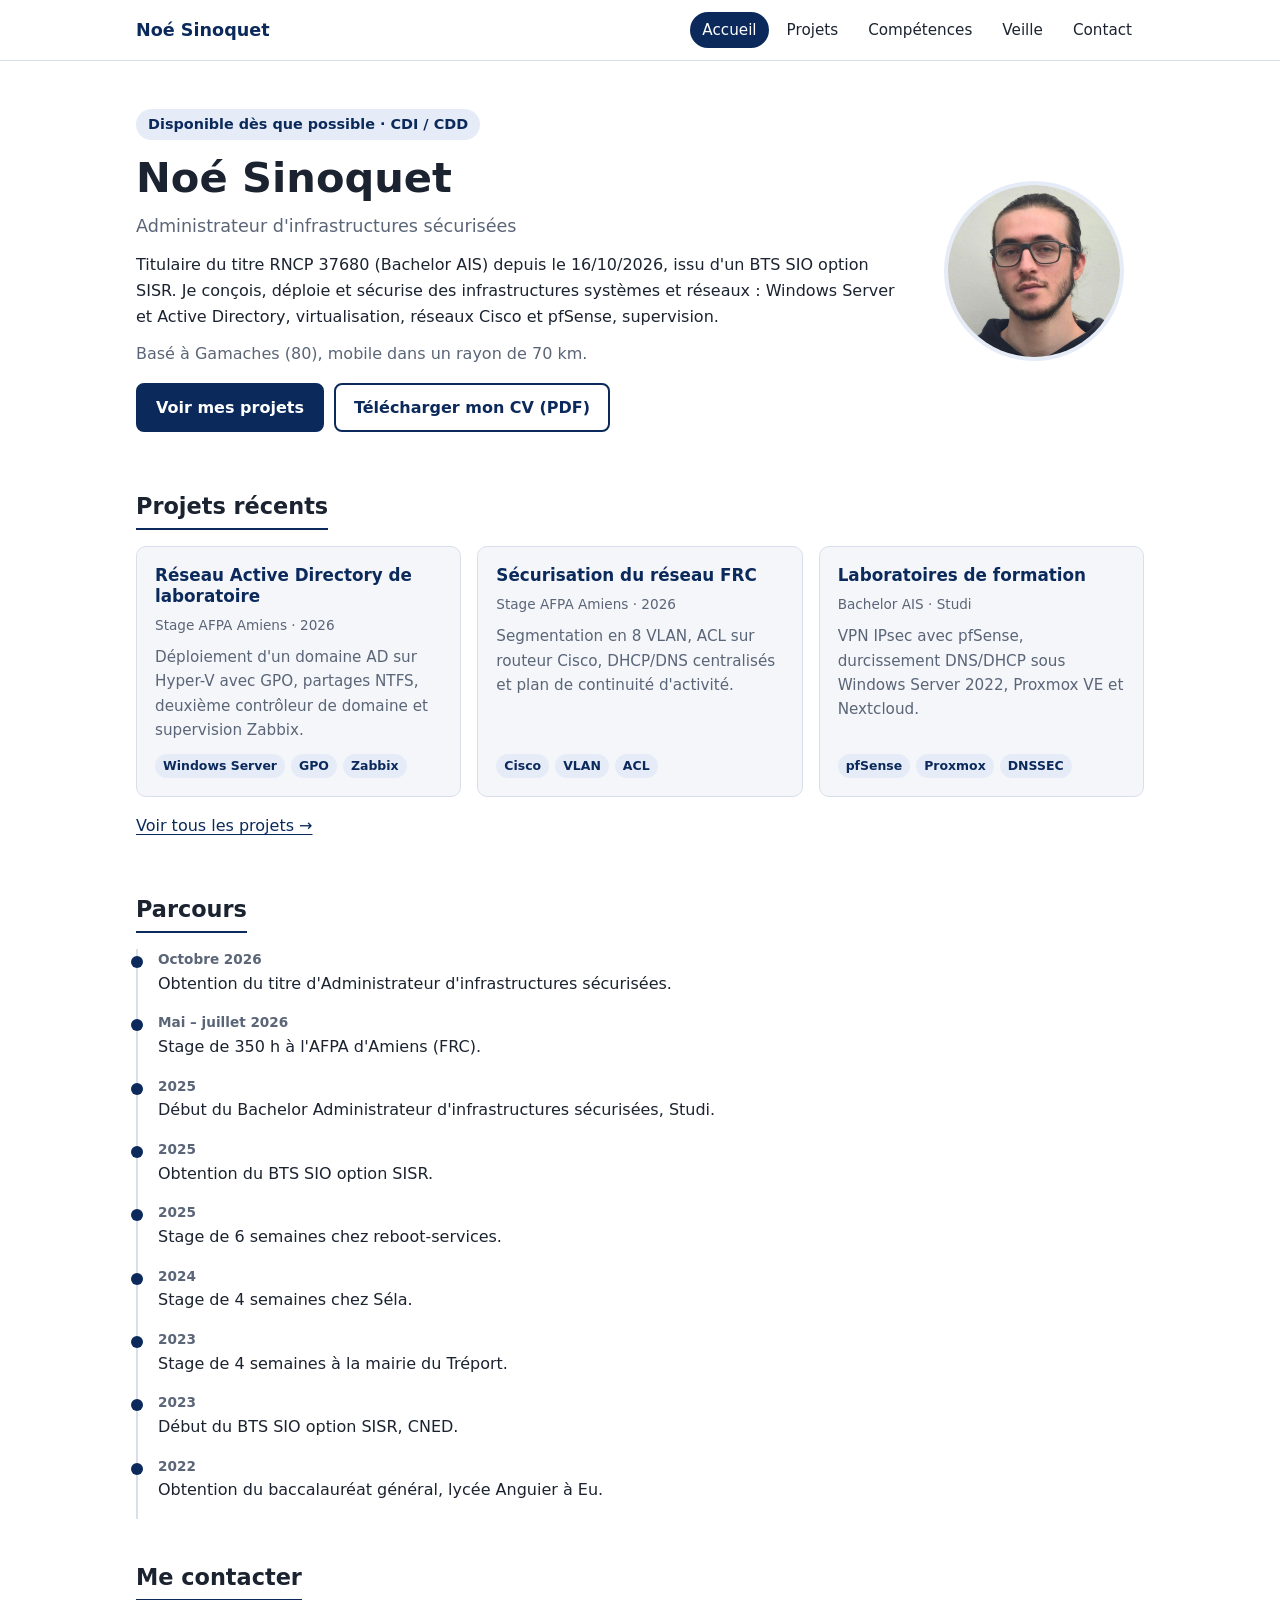
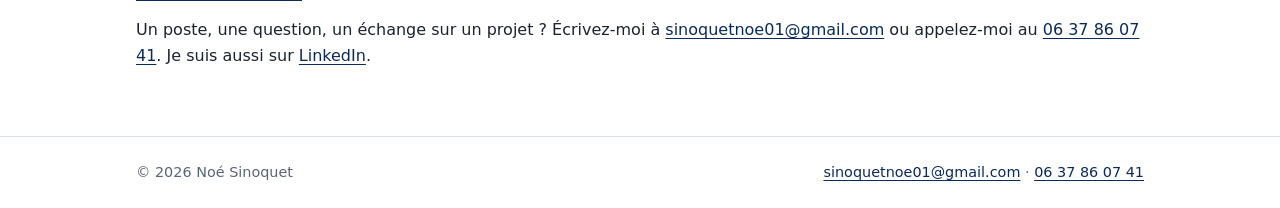
<file: index.html>
<!doctype html>
<html lang="fr">
<head>
<meta charset="utf-8">
<meta name="viewport" content="width=device-width, initial-scale=1">
<title>Noé Sinoquet | Administrateur d&#x27;infrastructures sécurisées</title>
<meta name="description" content="Portfolio de Noé Sinoquet, administrateur d&#x27;infrastructures sécurisées : projets réseaux, systèmes et sécurité.">
<meta name="color-scheme" content="light dark">
<link rel="stylesheet" href="assets/style.css">
</head>
<body>
<a class="skip" href="#contenu">Aller au contenu</a>
<header class="site-header">
<div class="wrap">
<a class="brand" href="index.html">Noé Sinoquet</a>
<nav aria-label="Navigation principale">
<ul>
<li><a href="index.html" aria-current="page">Accueil</a></li>
<li><a href="projets.html">Projets</a></li>
<li><a href="competences.html">Compétences</a></li>
<li><a href="veille.html">Veille</a></li>
<li><a href="contact.html">Contact</a></li>
</ul>
</nav>
</div>
</header>
<main id="contenu">
<section class="hero">
<div class="wrap">
<div>
<span class="status">Disponible dès que possible · CDI / CDD</span>
<h1>Noé Sinoquet</h1>
<p class="lead">Administrateur d'infrastructures sécurisées</p>
<p>Titulaire du titre RNCP 37680 (Bachelor AIS) depuis le 16/10/2026, issu d'un BTS SIO option SISR.
Je conçois, déploie et sécurise des infrastructures systèmes et réseaux : Windows Server et Active Directory,
virtualisation, réseaux Cisco et pfSense, supervision.</p>
<p class="muted">Basé à Gamaches (80), mobile dans un rayon de 70 km.</p>
<div class="actions">
<a class="btn" href="projets.html">Voir mes projets</a>
<a class="btn secondary" href="assets/CV_SINOQUET_Noe.pdf">Télécharger mon CV (PDF)</a>
</div>
</div>
<img src="assets/photo.jpg" alt="Portrait de Noé Sinoquet" width="180" height="180">
</div>
</section>
<div class="wrap">
<section>
<h2>Projets récents</h2>
<div class="grid"><a class="card" href="projet-afpa-ad.html"><h3>Réseau Active Directory de laboratoire</h3><span class="meta">Stage AFPA Amiens · 2026</span><p>Déploiement d&#x27;un domaine AD sur Hyper-V avec GPO, partages NTFS, deuxième contrôleur de domaine et supervision Zabbix.</p><div class="tags"><span class="tag">Windows Server</span><span class="tag">GPO</span><span class="tag">Zabbix</span></div></a><a class="card" href="projet-afpa-reseau.html"><h3>Sécurisation du réseau FRC</h3><span class="meta">Stage AFPA Amiens · 2026</span><p>Segmentation en 8 VLAN, ACL sur routeur Cisco, DHCP/DNS centralisés et plan de continuité d&#x27;activité.</p><div class="tags"><span class="tag">Cisco</span><span class="tag">VLAN</span><span class="tag">ACL</span></div></a><a class="card" href="projet-labs-studi.html"><h3>Laboratoires de formation</h3><span class="meta">Bachelor AIS · Studi</span><p>VPN IPsec avec pfSense, durcissement DNS/DHCP sous Windows Server 2022, Proxmox VE et Nextcloud.</p><div class="tags"><span class="tag">pfSense</span><span class="tag">Proxmox</span><span class="tag">DNSSEC</span></div></a></div>
<p style="margin-top:16px"><a href="projets.html">Voir tous les projets →</a></p>
</section>
<section>
<h2>Parcours</h2>
<ol class="timeline"><li><span class="when">Octobre 2026</span>Obtention du titre d&#x27;Administrateur d&#x27;infrastructures sécurisées.</li><li><span class="when">Mai – juillet 2026</span>Stage de 350 h à l&#x27;AFPA d&#x27;Amiens (FRC).</li><li><span class="when">2025</span>Début du Bachelor Administrateur d&#x27;infrastructures sécurisées, Studi.</li><li><span class="when">2025</span>Obtention du BTS SIO option SISR.</li><li><span class="when">2025</span>Stage de 6 semaines chez reboot-services.</li><li><span class="when">2024</span>Stage de 4 semaines chez Séla.</li><li><span class="when">2023</span>Stage de 4 semaines à la mairie du Tréport.</li><li><span class="when">2023</span>Début du BTS SIO option SISR, CNED.</li><li><span class="when">2022</span>Obtention du baccalauréat général, lycée Anguier à Eu.</li></ol>
</section>
<section>
<h2>Me contacter</h2>
<p>Un poste, une question, un échange sur un projet ? Écrivez-moi à <a href="mailto:sinoquetnoe01@gmail.com">sinoquetnoe01@gmail.com</a>
ou appelez-moi au <a href="tel:+33637860741">06 37 86 07 41</a>. Je suis aussi sur <a href="https://www.linkedin.com/in/noe-sinoquet/" rel="noopener" target="_blank">LinkedIn</a>.</p>
</section>
</div>
</main>
<footer class="site-footer">
<div class="wrap">
<span>© 2026 Noé Sinoquet</span>
<span><a href="mailto:sinoquetnoe01@gmail.com">sinoquetnoe01@gmail.com</a> · <a href="tel:+33637860741">06 37 86 07 41</a></span>
</div>
</footer>
</body>
</html>
</file>
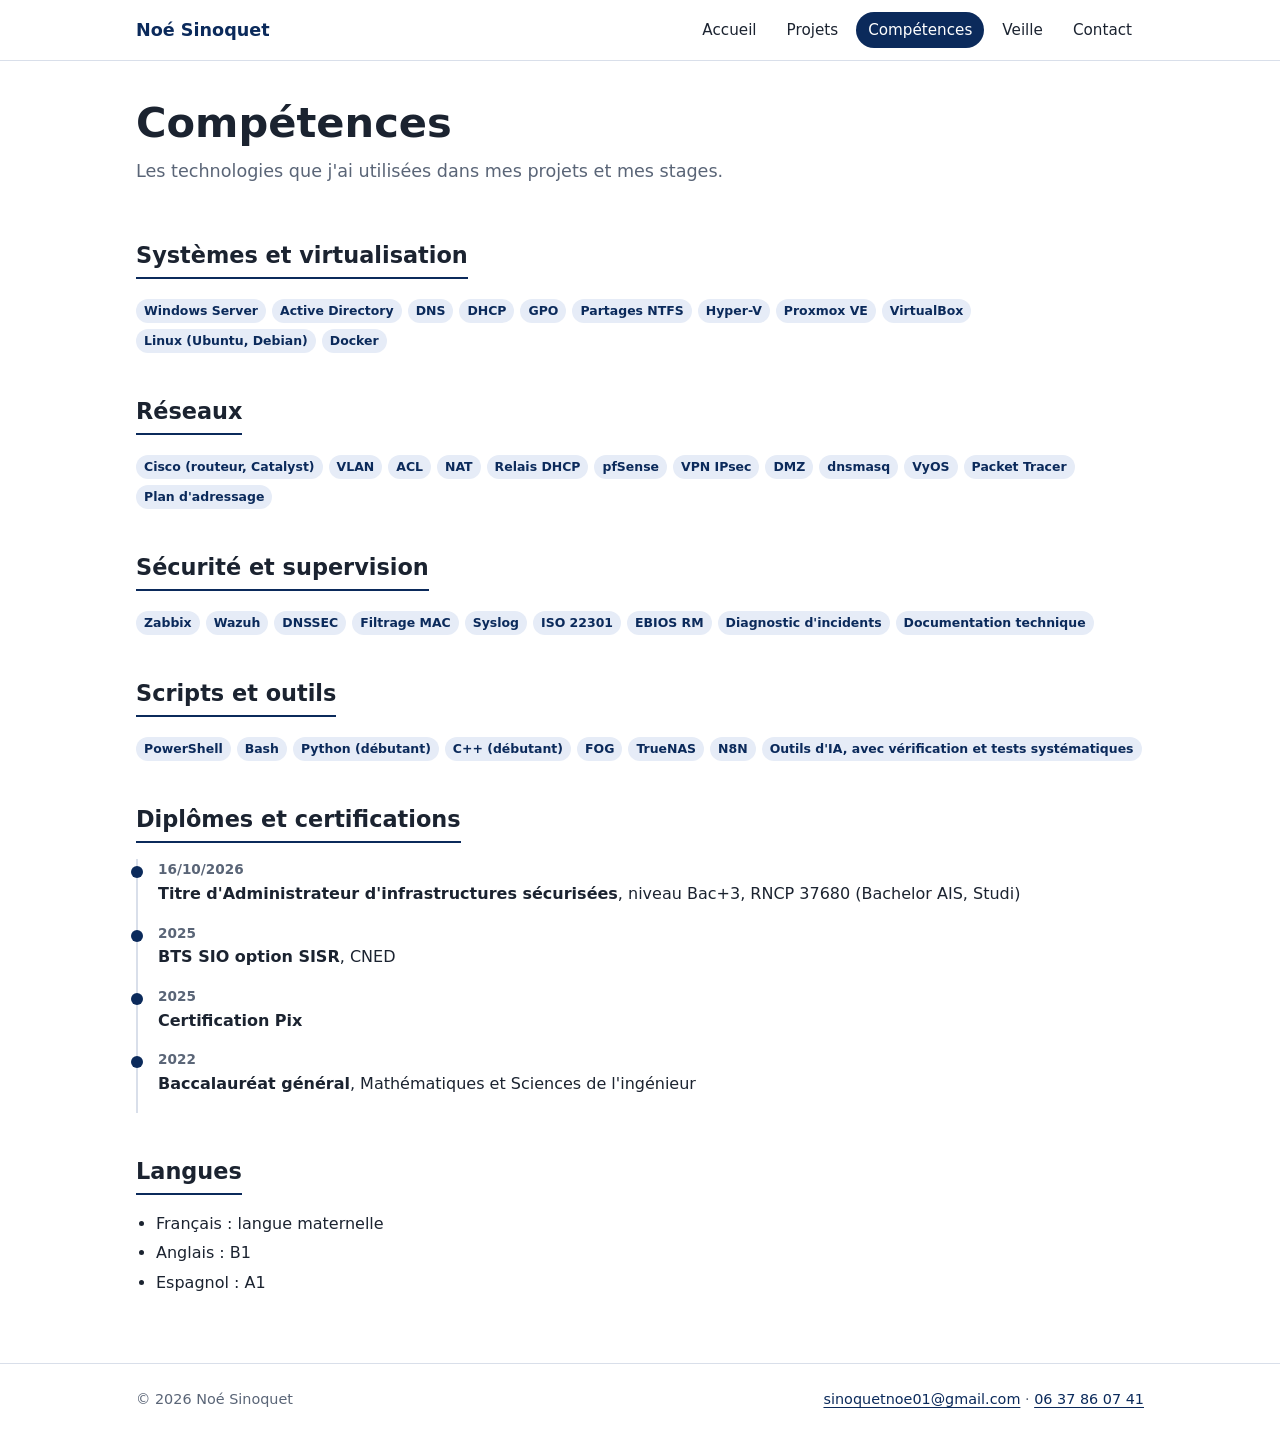
<file: competences.html>
<!doctype html>
<html lang="fr">
<head>
<meta charset="utf-8">
<meta name="viewport" content="width=device-width, initial-scale=1">
<title>Compétences | Noé Sinoquet</title>
<meta name="description" content="Compétences techniques de Noé Sinoquet : systèmes, réseaux, sécurité, scripts, diplômes et langues.">
<meta name="color-scheme" content="light dark">
<link rel="stylesheet" href="assets/style.css">
</head>
<body>
<a class="skip" href="#contenu">Aller au contenu</a>
<header class="site-header">
<div class="wrap">
<a class="brand" href="index.html">Noé Sinoquet</a>
<nav aria-label="Navigation principale">
<ul>
<li><a href="index.html">Accueil</a></li>
<li><a href="projets.html">Projets</a></li>
<li><a href="competences.html" aria-current="page">Compétences</a></li>
<li><a href="veille.html">Veille</a></li>
<li><a href="contact.html">Contact</a></li>
</ul>
</nav>
</div>
</header>
<main id="contenu">
<div class="wrap">
<section>
<h1>Compétences</h1>
<p class="lead">Les technologies que j'ai utilisées dans mes projets et mes stages.</p>
</section>
<section><h2>Systèmes et virtualisation</h2><div class="tags"><span class="tag">Windows Server</span><span class="tag">Active Directory</span><span class="tag">DNS</span><span class="tag">DHCP</span><span class="tag">GPO</span><span class="tag">Partages NTFS</span><span class="tag">Hyper-V</span><span class="tag">Proxmox VE</span><span class="tag">VirtualBox</span><span class="tag">Linux (Ubuntu, Debian)</span><span class="tag">Docker</span></div></section>
<section><h2>Réseaux</h2><div class="tags"><span class="tag">Cisco (routeur, Catalyst)</span><span class="tag">VLAN</span><span class="tag">ACL</span><span class="tag">NAT</span><span class="tag">Relais DHCP</span><span class="tag">pfSense</span><span class="tag">VPN IPsec</span><span class="tag">DMZ</span><span class="tag">dnsmasq</span><span class="tag">VyOS</span><span class="tag">Packet Tracer</span><span class="tag">Plan d&#x27;adressage</span></div></section>
<section><h2>Sécurité et supervision</h2><div class="tags"><span class="tag">Zabbix</span><span class="tag">Wazuh</span><span class="tag">DNSSEC</span><span class="tag">Filtrage MAC</span><span class="tag">Syslog</span><span class="tag">ISO 22301</span><span class="tag">EBIOS RM</span><span class="tag">Diagnostic d&#x27;incidents</span><span class="tag">Documentation technique</span></div></section>
<section><h2>Scripts et outils</h2><div class="tags"><span class="tag">PowerShell</span><span class="tag">Bash</span><span class="tag">Python (débutant)</span><span class="tag">C++ (débutant)</span><span class="tag">FOG</span><span class="tag">TrueNAS</span><span class="tag">N8N</span><span class="tag">Outils d&#x27;IA, avec vérification et tests systématiques</span></div></section>
<section>
<h2>Diplômes et certifications</h2>
<ol class="timeline">
<li><span class="when">16/10/2026</span><strong>Titre d'Administrateur d'infrastructures sécurisées</strong>, niveau Bac+3, RNCP 37680 (Bachelor AIS, Studi)</li>
<li><span class="when">2025</span><strong>BTS SIO option SISR</strong>, CNED</li>
<li><span class="when">2025</span><strong>Certification Pix</strong></li>
<li><span class="when">2022</span><strong>Baccalauréat général</strong>, Mathématiques et Sciences de l'ingénieur</li>
</ol>
</section>
<section>
<h2>Langues</h2>
<ul class="clean"><li>Français : langue maternelle</li><li>Anglais : B1</li><li>Espagnol : A1</li></ul>
</section>
</div>
</main>
<footer class="site-footer">
<div class="wrap">
<span>© 2026 Noé Sinoquet</span>
<span><a href="mailto:sinoquetnoe01@gmail.com">sinoquetnoe01@gmail.com</a> · <a href="tel:+33637860741">06 37 86 07 41</a></span>
</div>
</footer>
</body>
</html>
</file>
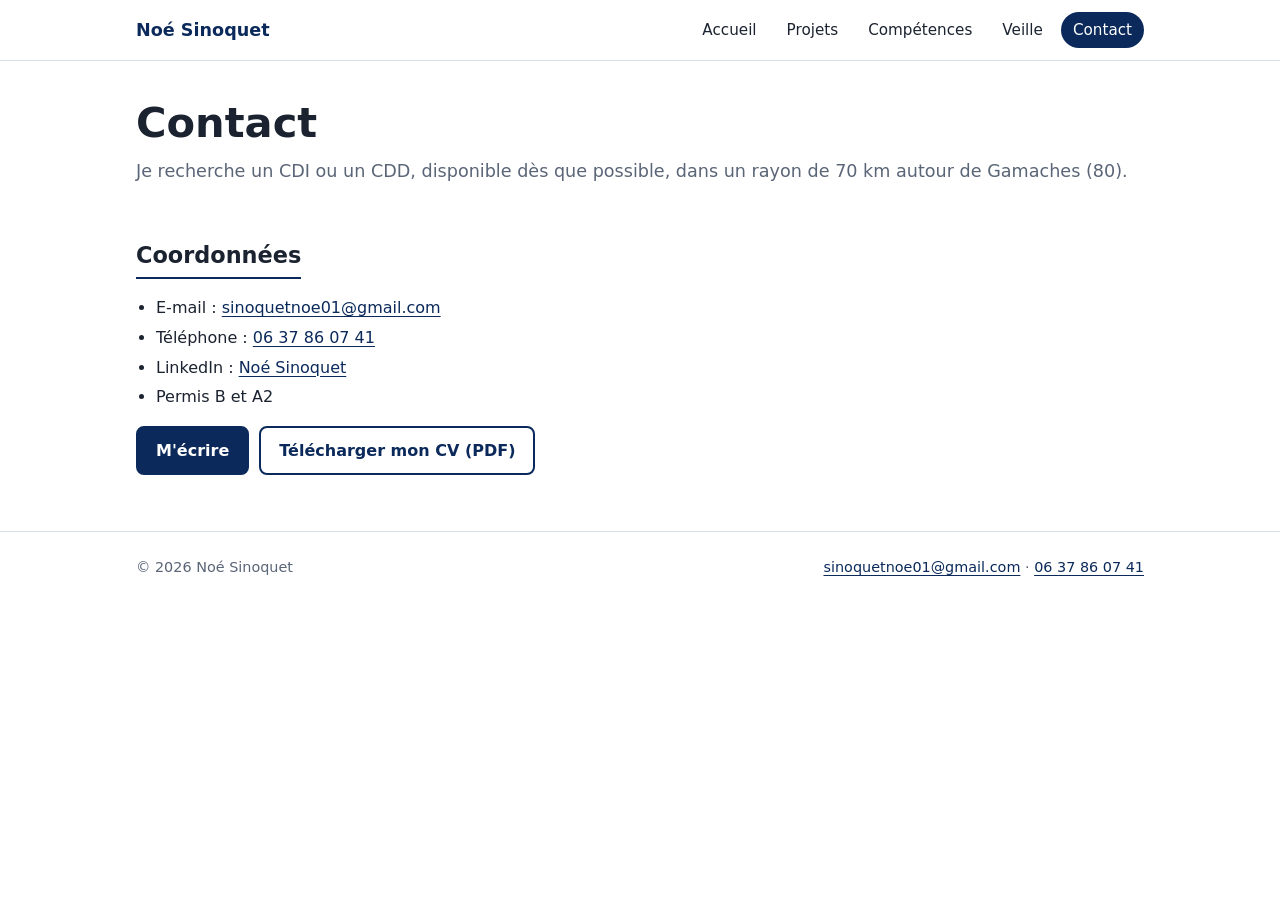
<file: contact.html>
<!doctype html>
<html lang="fr">
<head>
<meta charset="utf-8">
<meta name="viewport" content="width=device-width, initial-scale=1">
<title>Contact | Noé Sinoquet</title>
<meta name="description" content="Contacter Noé Sinoquet, administrateur d&#x27;infrastructures sécurisées, disponible en CDI ou CDD.">
<meta name="color-scheme" content="light dark">
<link rel="stylesheet" href="assets/style.css">
</head>
<body>
<a class="skip" href="#contenu">Aller au contenu</a>
<header class="site-header">
<div class="wrap">
<a class="brand" href="index.html">Noé Sinoquet</a>
<nav aria-label="Navigation principale">
<ul>
<li><a href="index.html">Accueil</a></li>
<li><a href="projets.html">Projets</a></li>
<li><a href="competences.html">Compétences</a></li>
<li><a href="veille.html">Veille</a></li>
<li><a href="contact.html" aria-current="page">Contact</a></li>
</ul>
</nav>
</div>
</header>
<main id="contenu">
<div class="wrap">
<section>
<h1>Contact</h1>
<p class="lead">Je recherche un CDI ou un CDD, disponible dès que possible, dans un rayon de 70 km autour de Gamaches (80).</p>
</section>
<section>
<h2>Coordonnées</h2>
<ul class="clean">
<li>E-mail : <a href="mailto:sinoquetnoe01@gmail.com">sinoquetnoe01@gmail.com</a></li>
<li>Téléphone : <a href="tel:+33637860741">06 37 86 07 41</a></li>
<li>LinkedIn : <a href="https://www.linkedin.com/in/noe-sinoquet/" rel="noopener" target="_blank">Noé Sinoquet</a></li>
<li>Permis B et A2</li>
</ul>
<div class="actions">
<a class="btn" href="mailto:sinoquetnoe01@gmail.com">M'écrire</a>
<a class="btn secondary" href="assets/CV_SINOQUET_Noe.pdf">Télécharger mon CV (PDF)</a>
</div>
</section>
</div>
</main>
<footer class="site-footer">
<div class="wrap">
<span>© 2026 Noé Sinoquet</span>
<span><a href="mailto:sinoquetnoe01@gmail.com">sinoquetnoe01@gmail.com</a> · <a href="tel:+33637860741">06 37 86 07 41</a></span>
</div>
</footer>
</body>
</html>
</file>
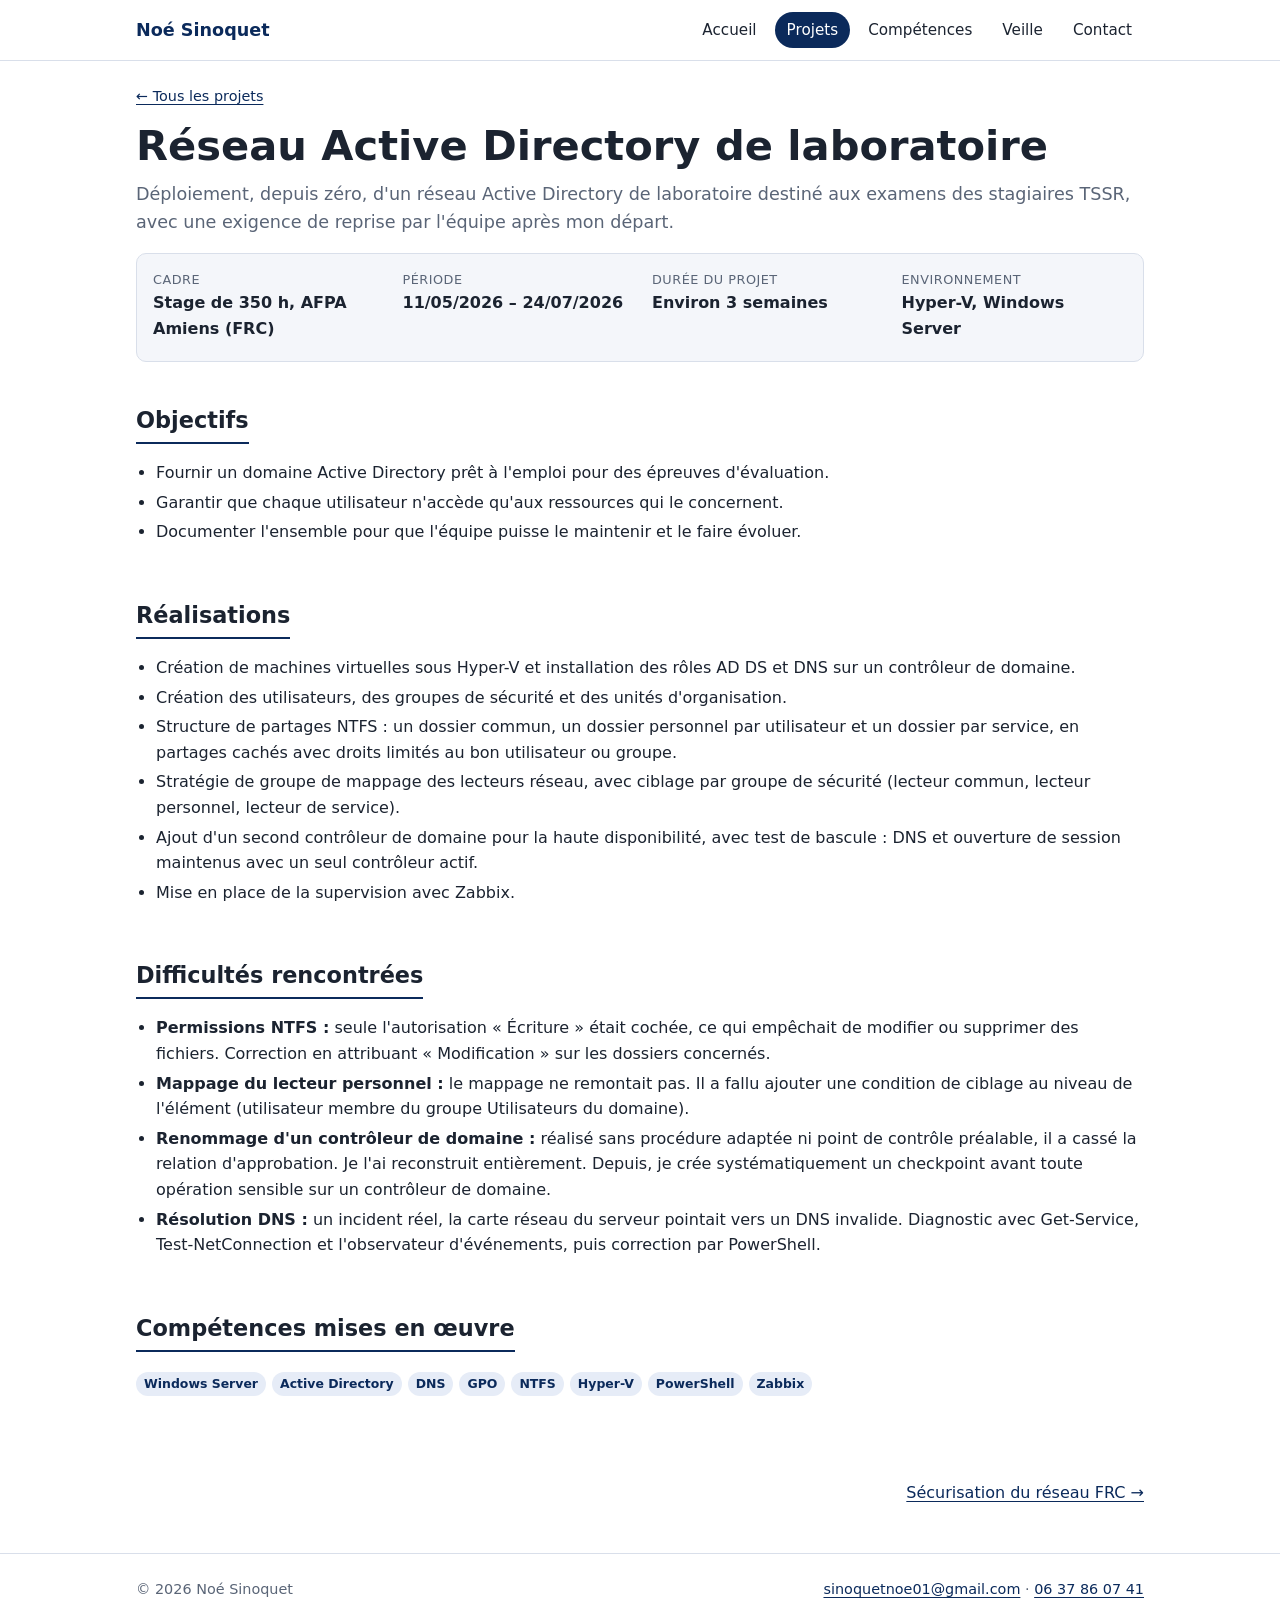
<file: projet-afpa-ad.html>
<!doctype html>
<html lang="fr">
<head>
<meta charset="utf-8">
<meta name="viewport" content="width=device-width, initial-scale=1">
<title>Réseau Active Directory de laboratoire | Noé Sinoquet</title>
<meta name="description" content="Déploiement, depuis zéro, d&#x27;un réseau Active Directory de laboratoire destiné aux examens des stagiaires TSSR, avec une exigence de reprise par l&#x27;équipe après mon départ.">
<meta name="color-scheme" content="light dark">
<link rel="stylesheet" href="assets/style.css">
</head>
<body>
<a class="skip" href="#contenu">Aller au contenu</a>
<header class="site-header">
<div class="wrap">
<a class="brand" href="index.html">Noé Sinoquet</a>
<nav aria-label="Navigation principale">
<ul>
<li><a href="index.html">Accueil</a></li>
<li><a href="projets.html" aria-current="page">Projets</a></li>
<li><a href="competences.html">Compétences</a></li>
<li><a href="veille.html">Veille</a></li>
<li><a href="contact.html">Contact</a></li>
</ul>
</nav>
</div>
</header>
<main id="contenu">
<div class="wrap">
<p class="crumbs"><a href="projets.html">← Tous les projets</a></p>
<h1>Réseau Active Directory de laboratoire</h1>
<p class="lead">Déploiement, depuis zéro, d&#x27;un réseau Active Directory de laboratoire destiné aux examens des stagiaires TSSR, avec une exigence de reprise par l&#x27;équipe après mon départ.</p>
<dl class="facts"><div><dt>Cadre</dt><dd>Stage de 350 h, AFPA Amiens (FRC)</dd></div><div><dt>Période</dt><dd>11/05/2026 – 24/07/2026</dd></div><div><dt>Durée du projet</dt><dd>Environ 3 semaines</dd></div><div><dt>Environnement</dt><dd>Hyper-V, Windows Server</dd></div></dl>

<section><h2>Objectifs</h2><ul class="clean"><li>Fournir un domaine Active Directory prêt à l'emploi pour des épreuves d'évaluation.</li><li>Garantir que chaque utilisateur n'accède qu'aux ressources qui le concernent.</li><li>Documenter l'ensemble pour que l'équipe puisse le maintenir et le faire évoluer.</li></ul></section><section><h2>Réalisations</h2><ul class="clean"><li>Création de machines virtuelles sous Hyper-V et installation des rôles AD DS et DNS sur un contrôleur de domaine.</li><li>Création des utilisateurs, des groupes de sécurité et des unités d'organisation.</li><li>Structure de partages NTFS : un dossier commun, un dossier personnel par utilisateur et un dossier par service, en partages cachés avec droits limités au bon utilisateur ou groupe.</li><li>Stratégie de groupe de mappage des lecteurs réseau, avec ciblage par groupe de sécurité (lecteur commun, lecteur personnel, lecteur de service).</li><li>Ajout d'un second contrôleur de domaine pour la haute disponibilité, avec test de bascule : DNS et ouverture de session maintenus avec un seul contrôleur actif.</li><li>Mise en place de la supervision avec Zabbix.</li></ul></section><section><h2>Difficultés rencontrées</h2><ul class="clean"><li><strong>Permissions NTFS :</strong> seule l'autorisation « Écriture » était cochée, ce qui empêchait de modifier ou supprimer des fichiers. Correction en attribuant « Modification » sur les dossiers concernés.</li><li><strong>Mappage du lecteur personnel :</strong> le mappage ne remontait pas. Il a fallu ajouter une condition de ciblage au niveau de l'élément (utilisateur membre du groupe Utilisateurs du domaine).</li><li><strong>Renommage d'un contrôleur de domaine :</strong> réalisé sans procédure adaptée ni point de contrôle préalable, il a cassé la relation d'approbation. Je l'ai reconstruit entièrement. Depuis, je crée systématiquement un checkpoint avant toute opération sensible sur un contrôleur de domaine.</li><li><strong>Résolution DNS :</strong> un incident réel, la carte réseau du serveur pointait vers un DNS invalide. Diagnostic avec Get-Service, Test-NetConnection et l'observateur d'événements, puis correction par PowerShell.</li></ul></section><section><h2>Compétences mises en œuvre</h2><div class="tags"><span class="tag">Windows Server</span><span class="tag">Active Directory</span><span class="tag">DNS</span><span class="tag">GPO</span><span class="tag">NTFS</span><span class="tag">Hyper-V</span><span class="tag">PowerShell</span><span class="tag">Zabbix</span></div></section>
<section></section>
<div class="pager"><span></span><a href="projet-afpa-reseau.html">Sécurisation du réseau FRC →</a></div>
</div>
</main>
<footer class="site-footer">
<div class="wrap">
<span>© 2026 Noé Sinoquet</span>
<span><a href="mailto:sinoquetnoe01@gmail.com">sinoquetnoe01@gmail.com</a> · <a href="tel:+33637860741">06 37 86 07 41</a></span>
</div>
</footer>
</body>
</html>
</file>
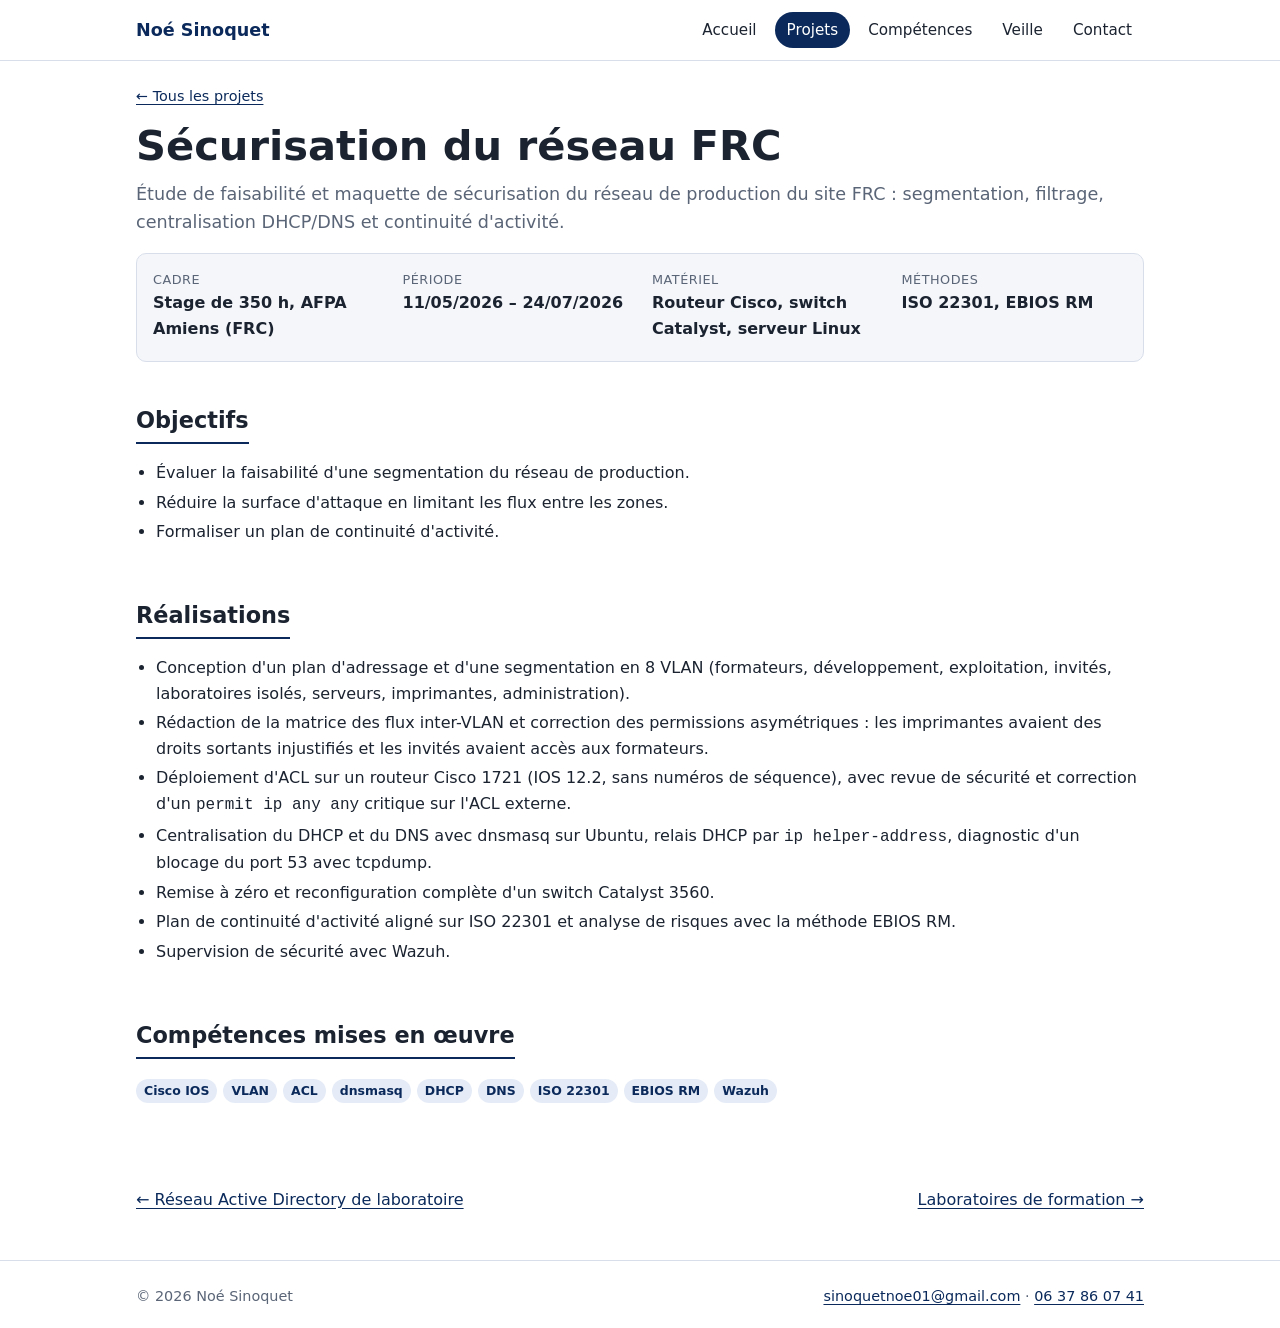
<file: projet-afpa-reseau.html>
<!doctype html>
<html lang="fr">
<head>
<meta charset="utf-8">
<meta name="viewport" content="width=device-width, initial-scale=1">
<title>Sécurisation du réseau FRC | Noé Sinoquet</title>
<meta name="description" content="Étude de faisabilité et maquette de sécurisation du réseau de production du site FRC : segmentation, filtrage, centralisation DHCP/DNS et continuité d&#x27;activité.">
<meta name="color-scheme" content="light dark">
<link rel="stylesheet" href="assets/style.css">
</head>
<body>
<a class="skip" href="#contenu">Aller au contenu</a>
<header class="site-header">
<div class="wrap">
<a class="brand" href="index.html">Noé Sinoquet</a>
<nav aria-label="Navigation principale">
<ul>
<li><a href="index.html">Accueil</a></li>
<li><a href="projets.html" aria-current="page">Projets</a></li>
<li><a href="competences.html">Compétences</a></li>
<li><a href="veille.html">Veille</a></li>
<li><a href="contact.html">Contact</a></li>
</ul>
</nav>
</div>
</header>
<main id="contenu">
<div class="wrap">
<p class="crumbs"><a href="projets.html">← Tous les projets</a></p>
<h1>Sécurisation du réseau FRC</h1>
<p class="lead">Étude de faisabilité et maquette de sécurisation du réseau de production du site FRC : segmentation, filtrage, centralisation DHCP/DNS et continuité d&#x27;activité.</p>
<dl class="facts"><div><dt>Cadre</dt><dd>Stage de 350 h, AFPA Amiens (FRC)</dd></div><div><dt>Période</dt><dd>11/05/2026 – 24/07/2026</dd></div><div><dt>Matériel</dt><dd>Routeur Cisco, switch Catalyst, serveur Linux</dd></div><div><dt>Méthodes</dt><dd>ISO 22301, EBIOS RM</dd></div></dl>

<section><h2>Objectifs</h2><ul class="clean"><li>Évaluer la faisabilité d'une segmentation du réseau de production.</li><li>Réduire la surface d'attaque en limitant les flux entre les zones.</li><li>Formaliser un plan de continuité d'activité.</li></ul></section><section><h2>Réalisations</h2><ul class="clean"><li>Conception d'un plan d'adressage et d'une segmentation en 8 VLAN (formateurs, développement, exploitation, invités, laboratoires isolés, serveurs, imprimantes, administration).</li><li>Rédaction de la matrice des flux inter-VLAN et correction des permissions asymétriques : les imprimantes avaient des droits sortants injustifiés et les invités avaient accès aux formateurs.</li><li>Déploiement d'ACL sur un routeur Cisco 1721 (IOS 12.2, sans numéros de séquence), avec revue de sécurité et correction d'un <code>permit ip any any</code> critique sur l'ACL externe.</li><li>Centralisation du DHCP et du DNS avec dnsmasq sur Ubuntu, relais DHCP par <code>ip helper-address</code>, diagnostic d'un blocage du port 53 avec tcpdump.</li><li>Remise à zéro et reconfiguration complète d'un switch Catalyst 3560.</li><li>Plan de continuité d'activité aligné sur ISO 22301 et analyse de risques avec la méthode EBIOS RM.</li><li>Supervision de sécurité avec Wazuh.</li></ul></section><section><h2>Compétences mises en œuvre</h2><div class="tags"><span class="tag">Cisco IOS</span><span class="tag">VLAN</span><span class="tag">ACL</span><span class="tag">dnsmasq</span><span class="tag">DHCP</span><span class="tag">DNS</span><span class="tag">ISO 22301</span><span class="tag">EBIOS RM</span><span class="tag">Wazuh</span></div></section>
<section></section>
<div class="pager"><a href="projet-afpa-ad.html">← Réseau Active Directory de laboratoire</a><a href="projet-labs-studi.html">Laboratoires de formation →</a></div>
</div>
</main>
<footer class="site-footer">
<div class="wrap">
<span>© 2026 Noé Sinoquet</span>
<span><a href="mailto:sinoquetnoe01@gmail.com">sinoquetnoe01@gmail.com</a> · <a href="tel:+33637860741">06 37 86 07 41</a></span>
</div>
</footer>
</body>
</html>
</file>
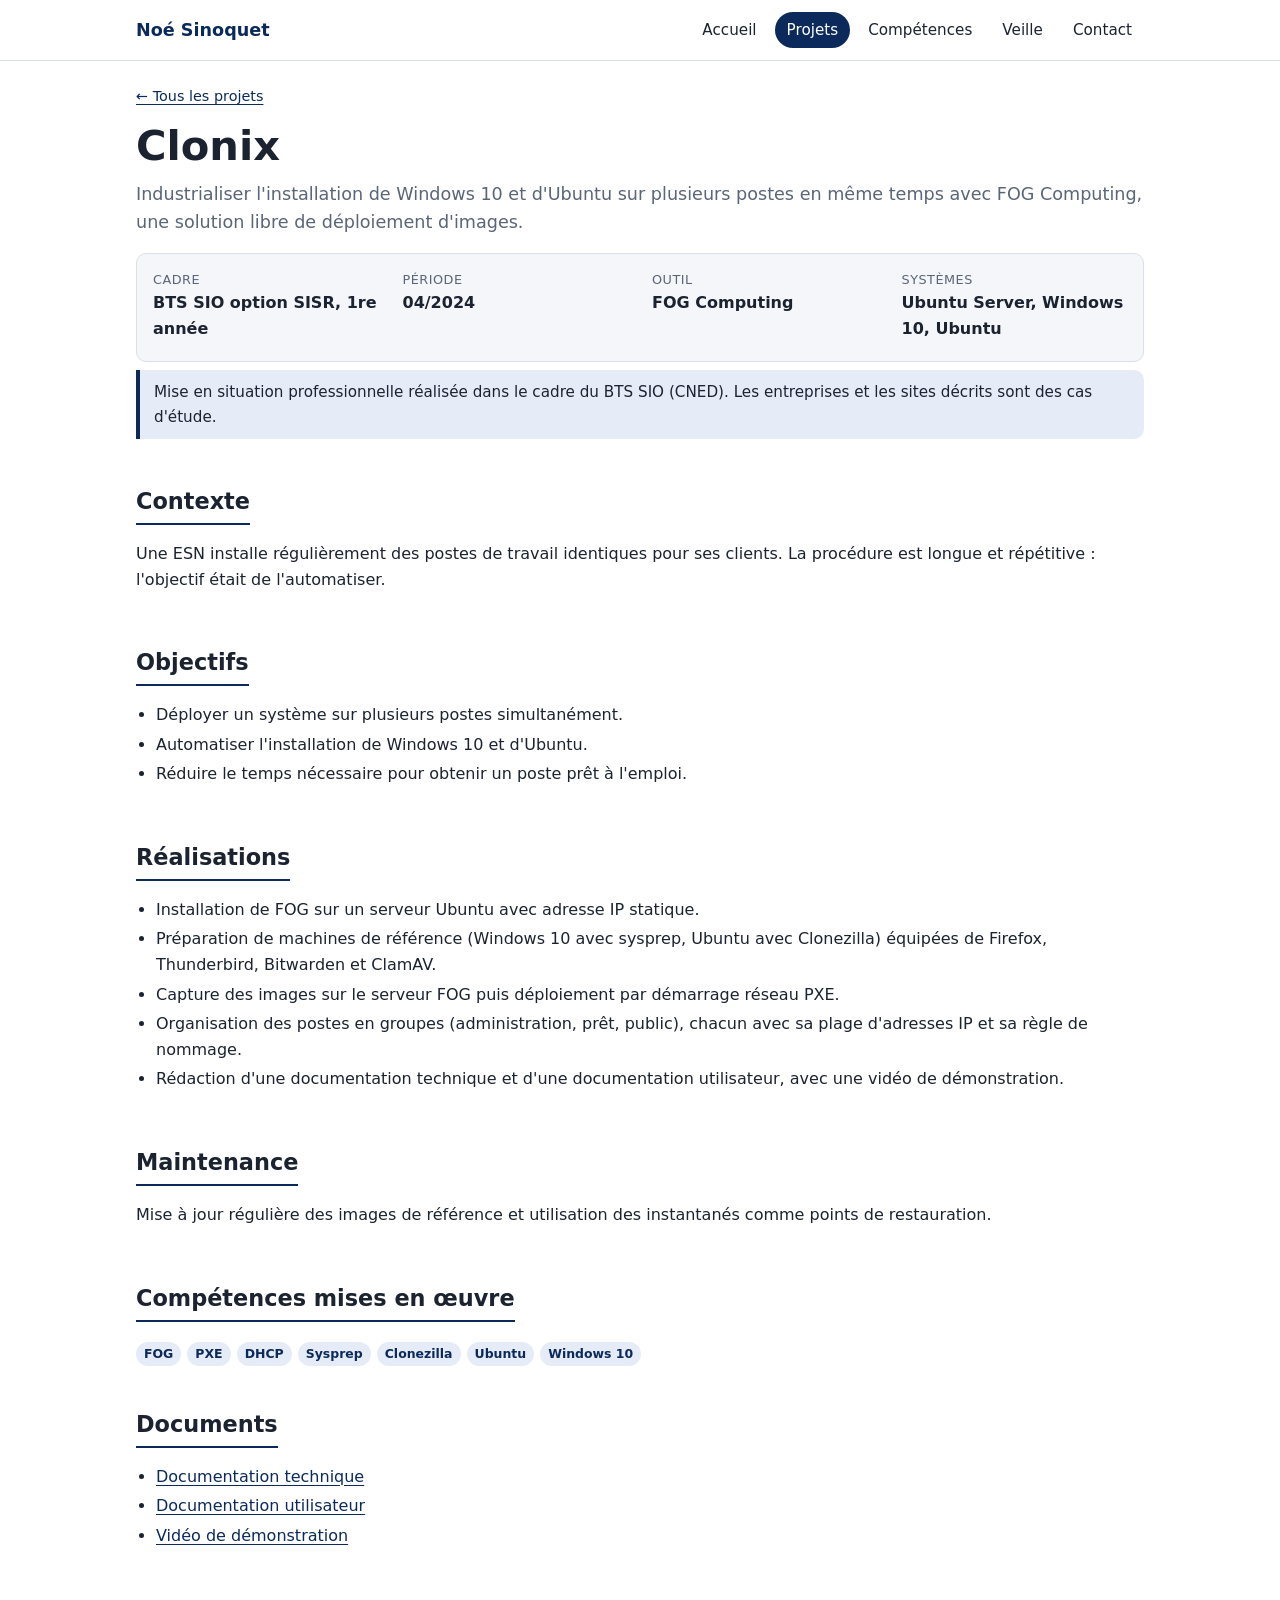
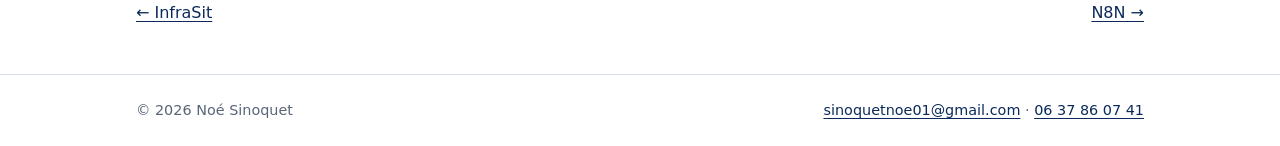
<file: projet-clonix.html>
<!doctype html>
<html lang="fr">
<head>
<meta charset="utf-8">
<meta name="viewport" content="width=device-width, initial-scale=1">
<title>Clonix | Noé Sinoquet</title>
<meta name="description" content="Industrialiser l&#x27;installation de Windows 10 et d&#x27;Ubuntu sur plusieurs postes en même temps avec FOG Computing, une solution libre de déploiement d&#x27;images.">
<meta name="color-scheme" content="light dark">
<link rel="stylesheet" href="assets/style.css">
</head>
<body>
<a class="skip" href="#contenu">Aller au contenu</a>
<header class="site-header">
<div class="wrap">
<a class="brand" href="index.html">Noé Sinoquet</a>
<nav aria-label="Navigation principale">
<ul>
<li><a href="index.html">Accueil</a></li>
<li><a href="projets.html" aria-current="page">Projets</a></li>
<li><a href="competences.html">Compétences</a></li>
<li><a href="veille.html">Veille</a></li>
<li><a href="contact.html">Contact</a></li>
</ul>
</nav>
</div>
</header>
<main id="contenu">
<div class="wrap">
<p class="crumbs"><a href="projets.html">← Tous les projets</a></p>
<h1>Clonix</h1>
<p class="lead">Industrialiser l&#x27;installation de Windows 10 et d&#x27;Ubuntu sur plusieurs postes en même temps avec FOG Computing, une solution libre de déploiement d&#x27;images.</p>
<dl class="facts"><div><dt>Cadre</dt><dd>BTS SIO option SISR, 1re année</dd></div><div><dt>Période</dt><dd>04/2024</dd></div><div><dt>Outil</dt><dd>FOG Computing</dd></div><div><dt>Systèmes</dt><dd>Ubuntu Server, Windows 10, Ubuntu</dd></div></dl>
<p class="note">Mise en situation professionnelle réalisée dans le cadre du BTS SIO (CNED). Les entreprises et les sites décrits sont des cas d'étude.</p>
<section><h2>Contexte</h2><p>Une ESN installe régulièrement des postes de travail identiques pour ses clients. La procédure est longue et répétitive : l'objectif était de l'automatiser.</p></section><section><h2>Objectifs</h2><ul class="clean"><li>Déployer un système sur plusieurs postes simultanément.</li><li>Automatiser l'installation de Windows 10 et d'Ubuntu.</li><li>Réduire le temps nécessaire pour obtenir un poste prêt à l'emploi.</li></ul></section><section><h2>Réalisations</h2><ul class="clean"><li>Installation de FOG sur un serveur Ubuntu avec adresse IP statique.</li><li>Préparation de machines de référence (Windows 10 avec sysprep, Ubuntu avec Clonezilla) équipées de Firefox, Thunderbird, Bitwarden et ClamAV.</li><li>Capture des images sur le serveur FOG puis déploiement par démarrage réseau PXE.</li><li>Organisation des postes en groupes (administration, prêt, public), chacun avec sa plage d'adresses IP et sa règle de nommage.</li><li>Rédaction d'une documentation technique et d'une documentation utilisateur, avec une vidéo de démonstration.</li></ul></section><section><h2>Maintenance</h2><p>Mise à jour régulière des images de référence et utilisation des instantanés comme points de restauration.</p></section><section><h2>Compétences mises en œuvre</h2><div class="tags"><span class="tag">FOG</span><span class="tag">PXE</span><span class="tag">DHCP</span><span class="tag">Sysprep</span><span class="tag">Clonezilla</span><span class="tag">Ubuntu</span><span class="tag">Windows 10</span></div></section>
<section><h2>Documents</h2><ul class="clean"><li><a href="https://drive.google.com/file/d/1h0jI3yzIy1pGmfiu0BVX9HvVN3b_YxpS/view" rel="noopener" target="_blank">Documentation technique</a></li><li><a href="https://drive.google.com/file/d/1PHtpEABbe_hIBFL-KtmP8yVWdzMSYPYa/view" rel="noopener" target="_blank">Documentation utilisateur</a></li><li><a href="https://drive.google.com/file/d/1hXo_D_o6rnSEmhl9rDdxartlTHHQ-5ry/view" rel="noopener" target="_blank">Vidéo de démonstration</a></li></ul></section>
<div class="pager"><a href="projet-infrasit.html">← InfraSit</a><a href="projet-n8n.html">N8N →</a></div>
</div>
</main>
<footer class="site-footer">
<div class="wrap">
<span>© 2026 Noé Sinoquet</span>
<span><a href="mailto:sinoquetnoe01@gmail.com">sinoquetnoe01@gmail.com</a> · <a href="tel:+33637860741">06 37 86 07 41</a></span>
</div>
</footer>
</body>
</html>
</file>
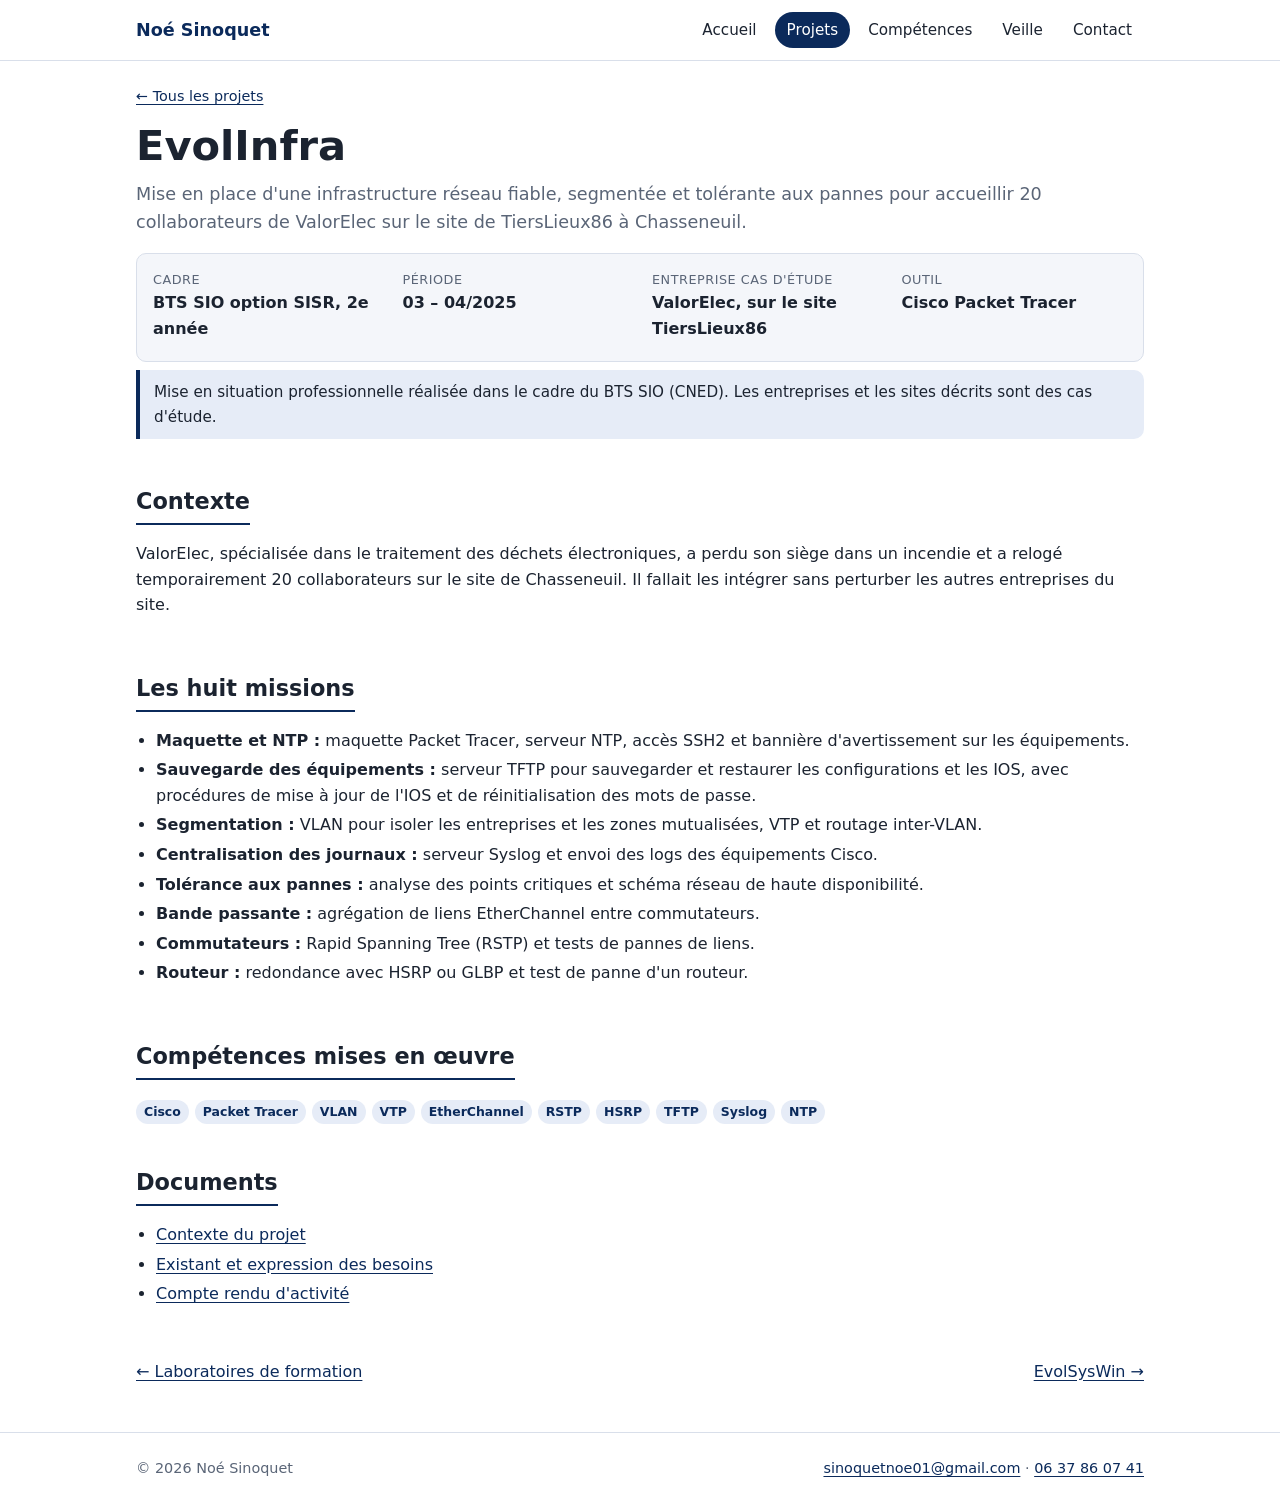
<file: projet-evolinfra.html>
<!doctype html>
<html lang="fr">
<head>
<meta charset="utf-8">
<meta name="viewport" content="width=device-width, initial-scale=1">
<title>EvolInfra | Noé Sinoquet</title>
<meta name="description" content="Mise en place d&#x27;une infrastructure réseau fiable, segmentée et tolérante aux pannes pour accueillir 20 collaborateurs de ValorElec sur le site de TiersLieux86 à Chasseneuil.">
<meta name="color-scheme" content="light dark">
<link rel="stylesheet" href="assets/style.css">
</head>
<body>
<a class="skip" href="#contenu">Aller au contenu</a>
<header class="site-header">
<div class="wrap">
<a class="brand" href="index.html">Noé Sinoquet</a>
<nav aria-label="Navigation principale">
<ul>
<li><a href="index.html">Accueil</a></li>
<li><a href="projets.html" aria-current="page">Projets</a></li>
<li><a href="competences.html">Compétences</a></li>
<li><a href="veille.html">Veille</a></li>
<li><a href="contact.html">Contact</a></li>
</ul>
</nav>
</div>
</header>
<main id="contenu">
<div class="wrap">
<p class="crumbs"><a href="projets.html">← Tous les projets</a></p>
<h1>EvolInfra</h1>
<p class="lead">Mise en place d&#x27;une infrastructure réseau fiable, segmentée et tolérante aux pannes pour accueillir 20 collaborateurs de ValorElec sur le site de TiersLieux86 à Chasseneuil.</p>
<dl class="facts"><div><dt>Cadre</dt><dd>BTS SIO option SISR, 2e année</dd></div><div><dt>Période</dt><dd>03 – 04/2025</dd></div><div><dt>Entreprise cas d&#x27;étude</dt><dd>ValorElec, sur le site TiersLieux86</dd></div><div><dt>Outil</dt><dd>Cisco Packet Tracer</dd></div></dl>
<p class="note">Mise en situation professionnelle réalisée dans le cadre du BTS SIO (CNED). Les entreprises et les sites décrits sont des cas d'étude.</p>
<section><h2>Contexte</h2><p>ValorElec, spécialisée dans le traitement des déchets électroniques, a perdu son siège dans un incendie et a relogé temporairement 20 collaborateurs sur le site de Chasseneuil. Il fallait les intégrer sans perturber les autres entreprises du site.</p></section><section><h2>Les huit missions</h2><ul class="clean"><li><strong>Maquette et NTP :</strong> maquette Packet Tracer, serveur NTP, accès SSH2 et bannière d'avertissement sur les équipements.</li><li><strong>Sauvegarde des équipements :</strong> serveur TFTP pour sauvegarder et restaurer les configurations et les IOS, avec procédures de mise à jour de l'IOS et de réinitialisation des mots de passe.</li><li><strong>Segmentation :</strong> VLAN pour isoler les entreprises et les zones mutualisées, VTP et routage inter-VLAN.</li><li><strong>Centralisation des journaux :</strong> serveur Syslog et envoi des logs des équipements Cisco.</li><li><strong>Tolérance aux pannes :</strong> analyse des points critiques et schéma réseau de haute disponibilité.</li><li><strong>Bande passante :</strong> agrégation de liens EtherChannel entre commutateurs.</li><li><strong>Commutateurs :</strong> Rapid Spanning Tree (RSTP) et tests de pannes de liens.</li><li><strong>Routeur :</strong> redondance avec HSRP ou GLBP et test de panne d'un routeur.</li></ul></section><section><h2>Compétences mises en œuvre</h2><div class="tags"><span class="tag">Cisco</span><span class="tag">Packet Tracer</span><span class="tag">VLAN</span><span class="tag">VTP</span><span class="tag">EtherChannel</span><span class="tag">RSTP</span><span class="tag">HSRP</span><span class="tag">TFTP</span><span class="tag">Syslog</span><span class="tag">NTP</span></div></section>
<section><h2>Documents</h2><ul class="clean"><li><a href="https://drive.google.com/file/d/1N4_hyHuo8jlT4S9rXmbSfzN1fTec0Zgz/view" rel="noopener" target="_blank">Contexte du projet</a></li><li><a href="https://drive.google.com/file/d/1gN7fjqb72zBu430HiBtvfF6V1YE63izo/view" rel="noopener" target="_blank">Existant et expression des besoins</a></li><li><a href="https://drive.google.com/file/d/1K8U5cZkX_1FoVPLscZiRiEnVCKi-WP63/view" rel="noopener" target="_blank">Compte rendu d&#x27;activité</a></li></ul></section>
<div class="pager"><a href="projet-labs-studi.html">← Laboratoires de formation</a><a href="projet-evolsyswin.html">EvolSysWin →</a></div>
</div>
</main>
<footer class="site-footer">
<div class="wrap">
<span>© 2026 Noé Sinoquet</span>
<span><a href="mailto:sinoquetnoe01@gmail.com">sinoquetnoe01@gmail.com</a> · <a href="tel:+33637860741">06 37 86 07 41</a></span>
</div>
</footer>
</body>
</html>
</file>
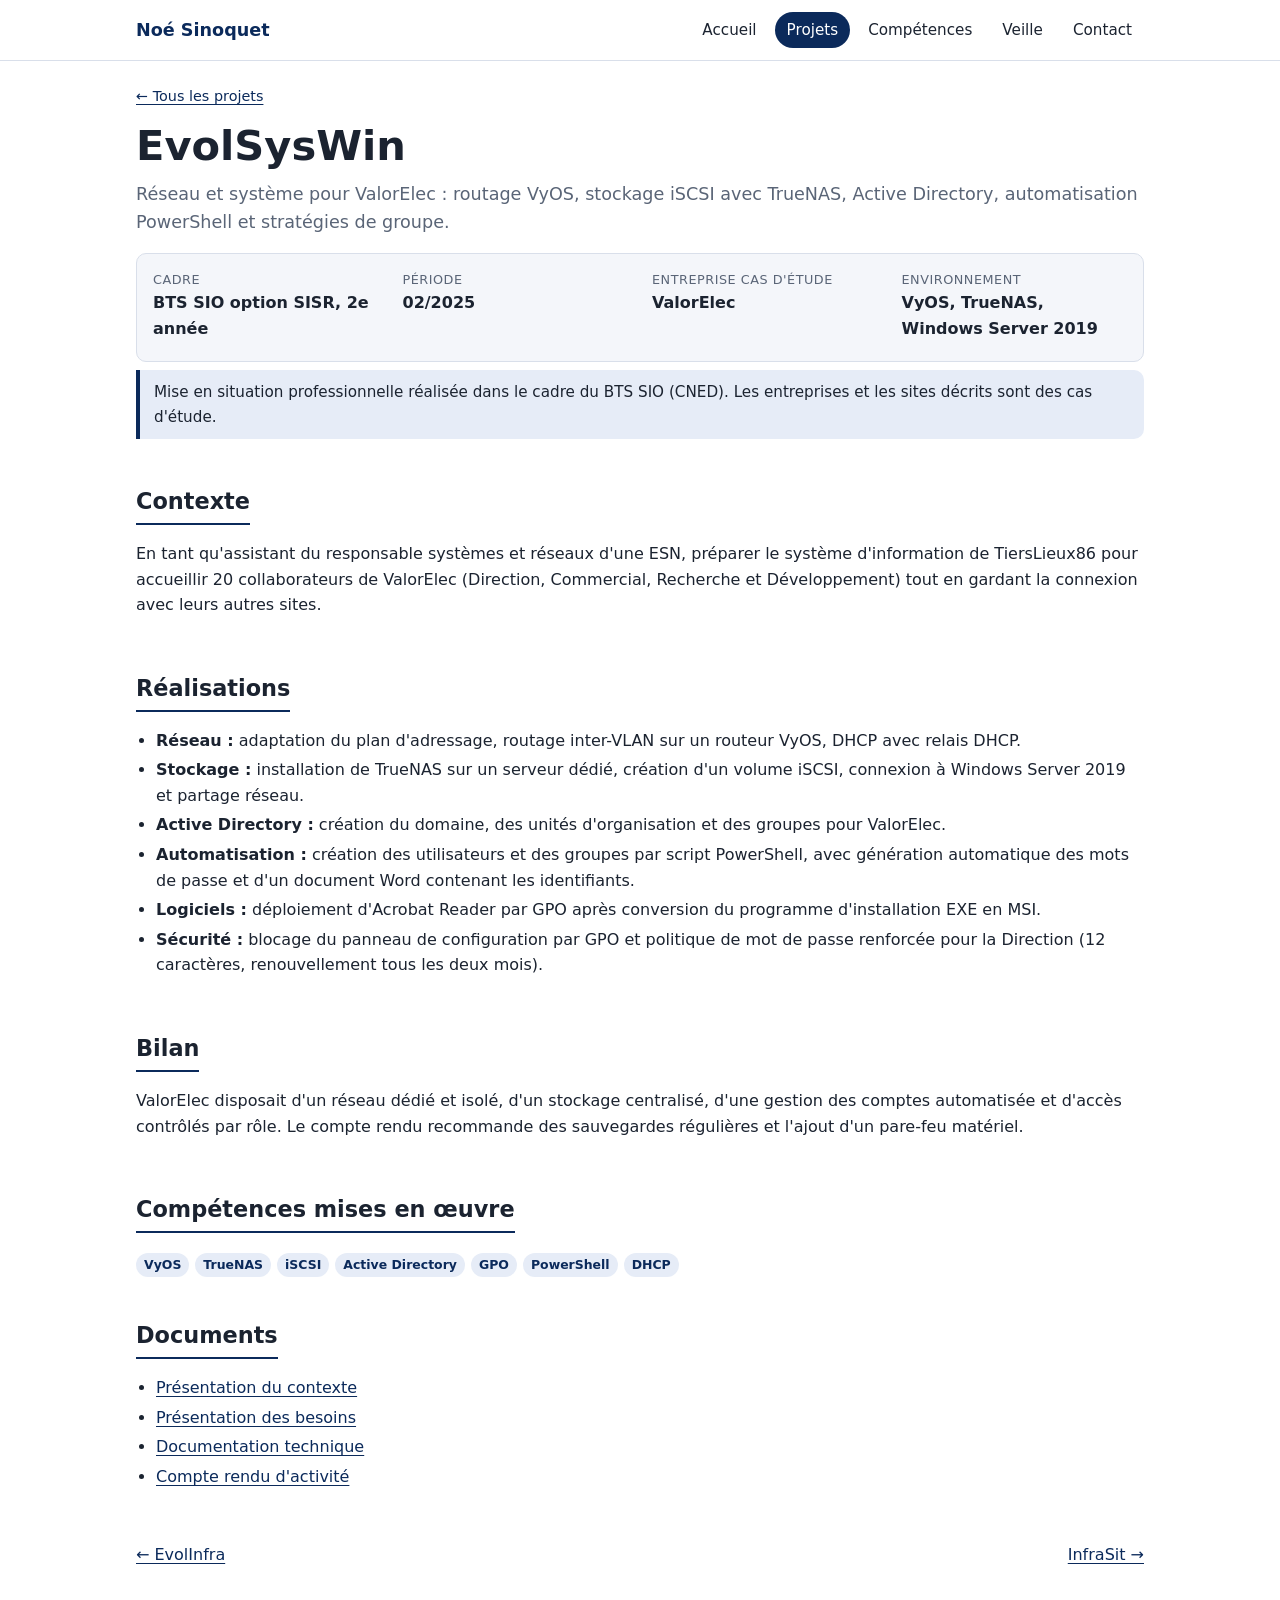
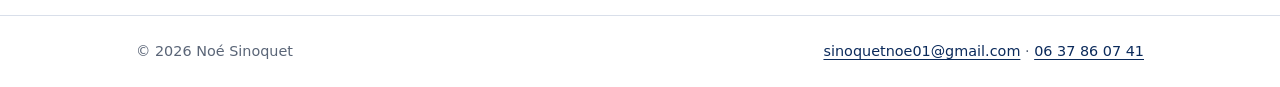
<file: projet-evolsyswin.html>
<!doctype html>
<html lang="fr">
<head>
<meta charset="utf-8">
<meta name="viewport" content="width=device-width, initial-scale=1">
<title>EvolSysWin | Noé Sinoquet</title>
<meta name="description" content="Réseau et système pour ValorElec : routage VyOS, stockage iSCSI avec TrueNAS, Active Directory, automatisation PowerShell et stratégies de groupe.">
<meta name="color-scheme" content="light dark">
<link rel="stylesheet" href="assets/style.css">
</head>
<body>
<a class="skip" href="#contenu">Aller au contenu</a>
<header class="site-header">
<div class="wrap">
<a class="brand" href="index.html">Noé Sinoquet</a>
<nav aria-label="Navigation principale">
<ul>
<li><a href="index.html">Accueil</a></li>
<li><a href="projets.html" aria-current="page">Projets</a></li>
<li><a href="competences.html">Compétences</a></li>
<li><a href="veille.html">Veille</a></li>
<li><a href="contact.html">Contact</a></li>
</ul>
</nav>
</div>
</header>
<main id="contenu">
<div class="wrap">
<p class="crumbs"><a href="projets.html">← Tous les projets</a></p>
<h1>EvolSysWin</h1>
<p class="lead">Réseau et système pour ValorElec : routage VyOS, stockage iSCSI avec TrueNAS, Active Directory, automatisation PowerShell et stratégies de groupe.</p>
<dl class="facts"><div><dt>Cadre</dt><dd>BTS SIO option SISR, 2e année</dd></div><div><dt>Période</dt><dd>02/2025</dd></div><div><dt>Entreprise cas d&#x27;étude</dt><dd>ValorElec</dd></div><div><dt>Environnement</dt><dd>VyOS, TrueNAS, Windows Server 2019</dd></div></dl>
<p class="note">Mise en situation professionnelle réalisée dans le cadre du BTS SIO (CNED). Les entreprises et les sites décrits sont des cas d'étude.</p>
<section><h2>Contexte</h2><p>En tant qu'assistant du responsable systèmes et réseaux d'une ESN, préparer le système d'information de TiersLieux86 pour accueillir 20 collaborateurs de ValorElec (Direction, Commercial, Recherche et Développement) tout en gardant la connexion avec leurs autres sites.</p></section><section><h2>Réalisations</h2><ul class="clean"><li><strong>Réseau :</strong> adaptation du plan d'adressage, routage inter-VLAN sur un routeur VyOS, DHCP avec relais DHCP.</li><li><strong>Stockage :</strong> installation de TrueNAS sur un serveur dédié, création d'un volume iSCSI, connexion à Windows Server 2019 et partage réseau.</li><li><strong>Active Directory :</strong> création du domaine, des unités d'organisation et des groupes pour ValorElec.</li><li><strong>Automatisation :</strong> création des utilisateurs et des groupes par script PowerShell, avec génération automatique des mots de passe et d'un document Word contenant les identifiants.</li><li><strong>Logiciels :</strong> déploiement d'Acrobat Reader par GPO après conversion du programme d'installation EXE en MSI.</li><li><strong>Sécurité :</strong> blocage du panneau de configuration par GPO et politique de mot de passe renforcée pour la Direction (12 caractères, renouvellement tous les deux mois).</li></ul></section><section><h2>Bilan</h2><p>ValorElec disposait d'un réseau dédié et isolé, d'un stockage centralisé, d'une gestion des comptes automatisée et d'accès contrôlés par rôle. Le compte rendu recommande des sauvegardes régulières et l'ajout d'un pare-feu matériel.</p></section><section><h2>Compétences mises en œuvre</h2><div class="tags"><span class="tag">VyOS</span><span class="tag">TrueNAS</span><span class="tag">iSCSI</span><span class="tag">Active Directory</span><span class="tag">GPO</span><span class="tag">PowerShell</span><span class="tag">DHCP</span></div></section>
<section><h2>Documents</h2><ul class="clean"><li><a href="https://drive.google.com/file/d/1f8x6_attecbpAufxQvypNuwRSyS5S-6V/view" rel="noopener" target="_blank">Présentation du contexte</a></li><li><a href="https://drive.google.com/file/d/1RKMpTKMWpRqbSQmUotR7RY7SLSMjUdsB/view" rel="noopener" target="_blank">Présentation des besoins</a></li><li><a href="https://drive.google.com/file/d/1LWQ_N7FD2ThAcHi8zEen0JWy1cfgcFcK/view" rel="noopener" target="_blank">Documentation technique</a></li><li><a href="https://drive.google.com/file/d/1dJofz_xuhXseV4wg3FUxg3f8xeOQRKFI/view" rel="noopener" target="_blank">Compte rendu d&#x27;activité</a></li></ul></section>
<div class="pager"><a href="projet-evolinfra.html">← EvolInfra</a><a href="projet-infrasit.html">InfraSit →</a></div>
</div>
</main>
<footer class="site-footer">
<div class="wrap">
<span>© 2026 Noé Sinoquet</span>
<span><a href="mailto:sinoquetnoe01@gmail.com">sinoquetnoe01@gmail.com</a> · <a href="tel:+33637860741">06 37 86 07 41</a></span>
</div>
</footer>
</body>
</html>
</file>
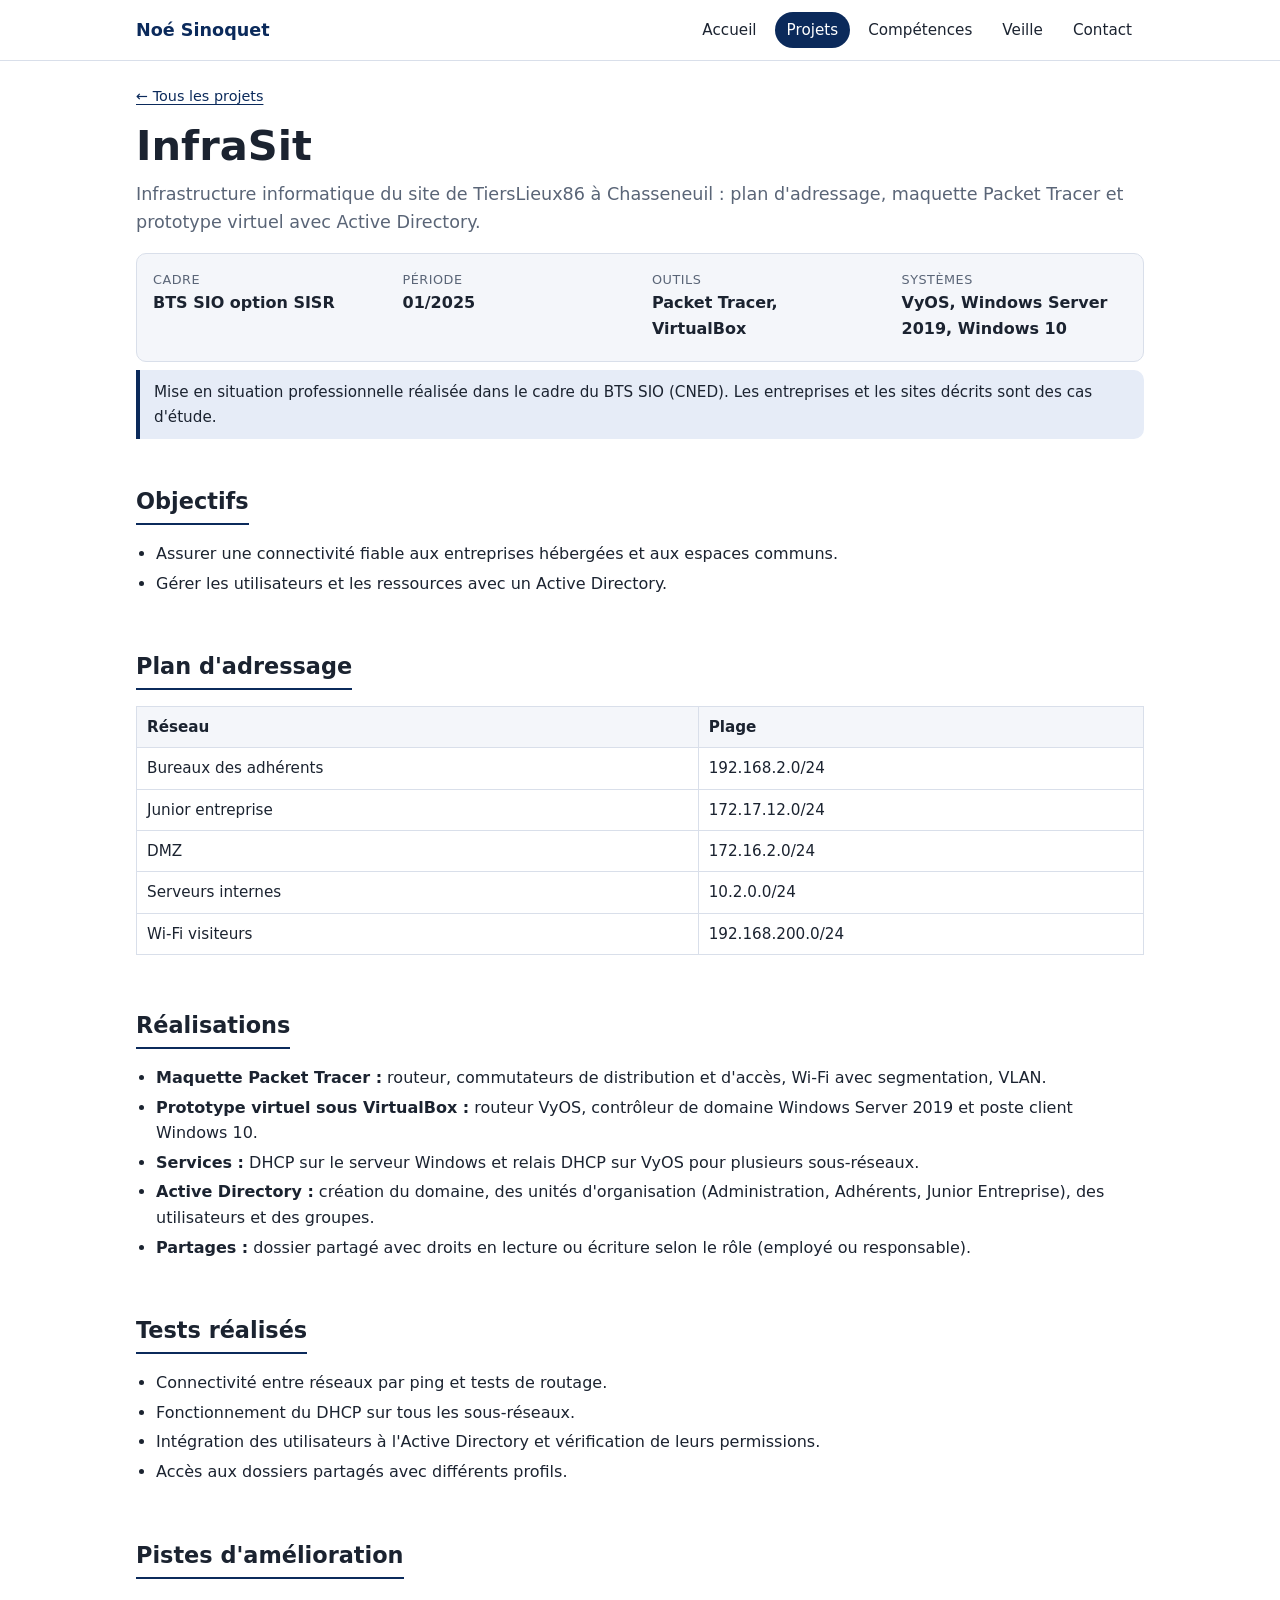
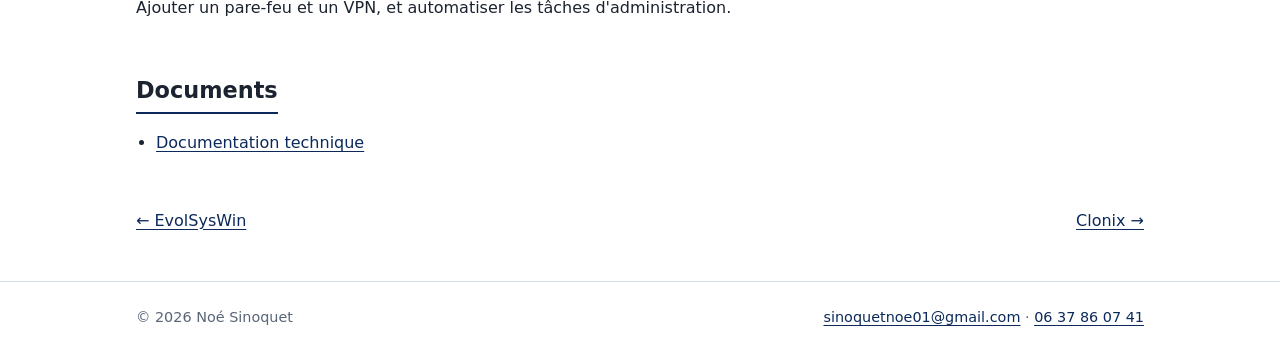
<file: projet-infrasit.html>
<!doctype html>
<html lang="fr">
<head>
<meta charset="utf-8">
<meta name="viewport" content="width=device-width, initial-scale=1">
<title>InfraSit | Noé Sinoquet</title>
<meta name="description" content="Infrastructure informatique du site de TiersLieux86 à Chasseneuil : plan d&#x27;adressage, maquette Packet Tracer et prototype virtuel avec Active Directory.">
<meta name="color-scheme" content="light dark">
<link rel="stylesheet" href="assets/style.css">
</head>
<body>
<a class="skip" href="#contenu">Aller au contenu</a>
<header class="site-header">
<div class="wrap">
<a class="brand" href="index.html">Noé Sinoquet</a>
<nav aria-label="Navigation principale">
<ul>
<li><a href="index.html">Accueil</a></li>
<li><a href="projets.html" aria-current="page">Projets</a></li>
<li><a href="competences.html">Compétences</a></li>
<li><a href="veille.html">Veille</a></li>
<li><a href="contact.html">Contact</a></li>
</ul>
</nav>
</div>
</header>
<main id="contenu">
<div class="wrap">
<p class="crumbs"><a href="projets.html">← Tous les projets</a></p>
<h1>InfraSit</h1>
<p class="lead">Infrastructure informatique du site de TiersLieux86 à Chasseneuil : plan d&#x27;adressage, maquette Packet Tracer et prototype virtuel avec Active Directory.</p>
<dl class="facts"><div><dt>Cadre</dt><dd>BTS SIO option SISR</dd></div><div><dt>Période</dt><dd>01/2025</dd></div><div><dt>Outils</dt><dd>Packet Tracer, VirtualBox</dd></div><div><dt>Systèmes</dt><dd>VyOS, Windows Server 2019, Windows 10</dd></div></dl>
<p class="note">Mise en situation professionnelle réalisée dans le cadre du BTS SIO (CNED). Les entreprises et les sites décrits sont des cas d'étude.</p>
<section><h2>Objectifs</h2><ul class="clean"><li>Assurer une connectivité fiable aux entreprises hébergées et aux espaces communs.</li><li>Gérer les utilisateurs et les ressources avec un Active Directory.</li></ul></section><section><h2>Plan d'adressage</h2><div class="table-wrap"><table><thead><tr><th>Réseau</th><th>Plage</th></tr></thead><tbody><tr><td>Bureaux des adhérents</td><td>192.168.2.0/24</td></tr><tr><td>Junior entreprise</td><td>172.17.12.0/24</td></tr><tr><td>DMZ</td><td>172.16.2.0/24</td></tr><tr><td>Serveurs internes</td><td>10.2.0.0/24</td></tr><tr><td>Wi-Fi visiteurs</td><td>192.168.200.0/24</td></tr></tbody></table></div></section><section><h2>Réalisations</h2><ul class="clean"><li><strong>Maquette Packet Tracer :</strong> routeur, commutateurs de distribution et d'accès, Wi-Fi avec segmentation, VLAN.</li><li><strong>Prototype virtuel sous VirtualBox :</strong> routeur VyOS, contrôleur de domaine Windows Server 2019 et poste client Windows 10.</li><li><strong>Services :</strong> DHCP sur le serveur Windows et relais DHCP sur VyOS pour plusieurs sous-réseaux.</li><li><strong>Active Directory :</strong> création du domaine, des unités d'organisation (Administration, Adhérents, Junior Entreprise), des utilisateurs et des groupes.</li><li><strong>Partages :</strong> dossier partagé avec droits en lecture ou écriture selon le rôle (employé ou responsable).</li></ul></section><section><h2>Tests réalisés</h2><ul class="clean"><li>Connectivité entre réseaux par ping et tests de routage.</li><li>Fonctionnement du DHCP sur tous les sous-réseaux.</li><li>Intégration des utilisateurs à l'Active Directory et vérification de leurs permissions.</li><li>Accès aux dossiers partagés avec différents profils.</li></ul></section><section><h2>Pistes d'amélioration</h2><p>Ajouter un pare-feu et un VPN, et automatiser les tâches d'administration.</p></section>
<section><h2>Documents</h2><ul class="clean"><li><a href="https://drive.google.com/file/d/1HN2LWigTl9cnLMbD90OVKRzMcopQ4DXx/view" rel="noopener" target="_blank">Documentation technique</a></li></ul></section>
<div class="pager"><a href="projet-evolsyswin.html">← EvolSysWin</a><a href="projet-clonix.html">Clonix →</a></div>
</div>
</main>
<footer class="site-footer">
<div class="wrap">
<span>© 2026 Noé Sinoquet</span>
<span><a href="mailto:sinoquetnoe01@gmail.com">sinoquetnoe01@gmail.com</a> · <a href="tel:+33637860741">06 37 86 07 41</a></span>
</div>
</footer>
</body>
</html>
</file>
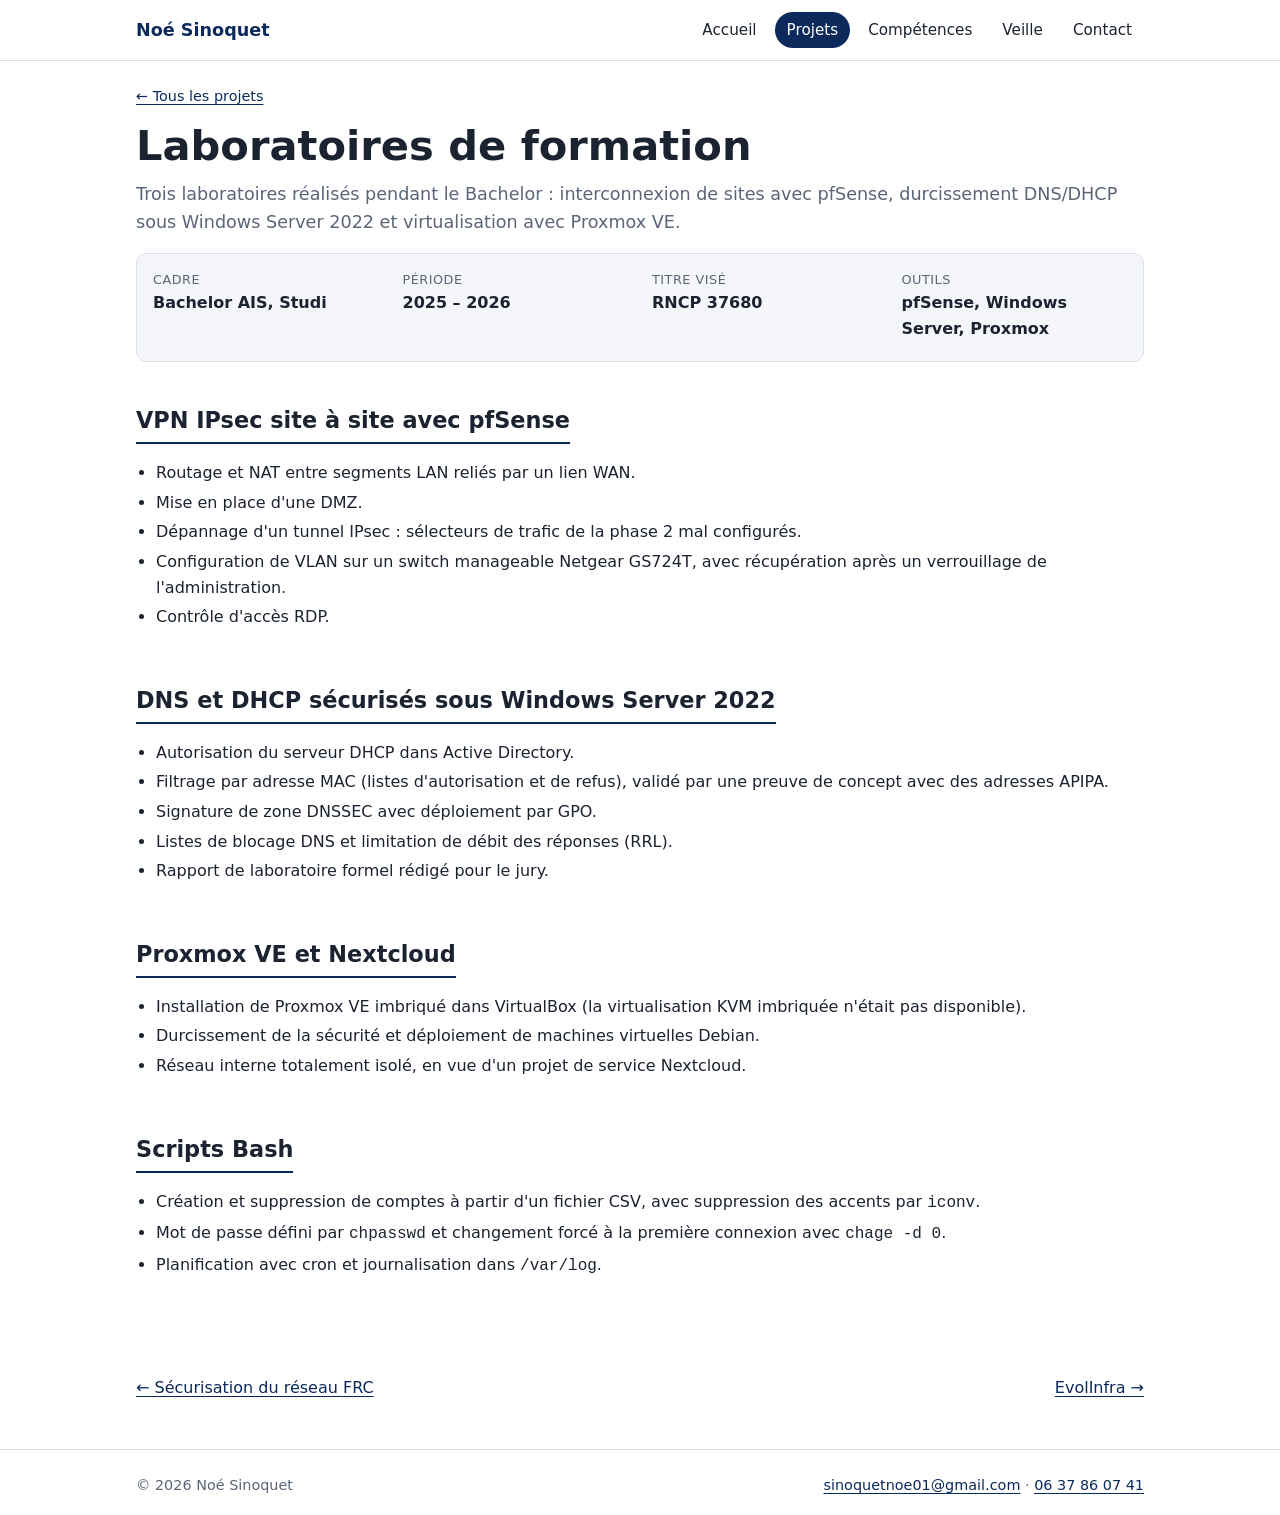
<file: projet-labs-studi.html>
<!doctype html>
<html lang="fr">
<head>
<meta charset="utf-8">
<meta name="viewport" content="width=device-width, initial-scale=1">
<title>Laboratoires de formation | Noé Sinoquet</title>
<meta name="description" content="Trois laboratoires réalisés pendant le Bachelor : interconnexion de sites avec pfSense, durcissement DNS/DHCP sous Windows Server 2022 et virtualisation avec Proxmox VE.">
<meta name="color-scheme" content="light dark">
<link rel="stylesheet" href="assets/style.css">
</head>
<body>
<a class="skip" href="#contenu">Aller au contenu</a>
<header class="site-header">
<div class="wrap">
<a class="brand" href="index.html">Noé Sinoquet</a>
<nav aria-label="Navigation principale">
<ul>
<li><a href="index.html">Accueil</a></li>
<li><a href="projets.html" aria-current="page">Projets</a></li>
<li><a href="competences.html">Compétences</a></li>
<li><a href="veille.html">Veille</a></li>
<li><a href="contact.html">Contact</a></li>
</ul>
</nav>
</div>
</header>
<main id="contenu">
<div class="wrap">
<p class="crumbs"><a href="projets.html">← Tous les projets</a></p>
<h1>Laboratoires de formation</h1>
<p class="lead">Trois laboratoires réalisés pendant le Bachelor : interconnexion de sites avec pfSense, durcissement DNS/DHCP sous Windows Server 2022 et virtualisation avec Proxmox VE.</p>
<dl class="facts"><div><dt>Cadre</dt><dd>Bachelor AIS, Studi</dd></div><div><dt>Période</dt><dd>2025 – 2026</dd></div><div><dt>Titre visé</dt><dd>RNCP 37680</dd></div><div><dt>Outils</dt><dd>pfSense, Windows Server, Proxmox</dd></div></dl>

<section><h2>VPN IPsec site à site avec pfSense</h2><ul class="clean"><li>Routage et NAT entre segments LAN reliés par un lien WAN.</li><li>Mise en place d'une DMZ.</li><li>Dépannage d'un tunnel IPsec : sélecteurs de trafic de la phase 2 mal configurés.</li><li>Configuration de VLAN sur un switch manageable Netgear GS724T, avec récupération après un verrouillage de l'administration.</li><li>Contrôle d'accès RDP.</li></ul></section><section><h2>DNS et DHCP sécurisés sous Windows Server 2022</h2><ul class="clean"><li>Autorisation du serveur DHCP dans Active Directory.</li><li>Filtrage par adresse MAC (listes d'autorisation et de refus), validé par une preuve de concept avec des adresses APIPA.</li><li>Signature de zone DNSSEC avec déploiement par GPO.</li><li>Listes de blocage DNS et limitation de débit des réponses (RRL).</li><li>Rapport de laboratoire formel rédigé pour le jury.</li></ul></section><section><h2>Proxmox VE et Nextcloud</h2><ul class="clean"><li>Installation de Proxmox VE imbriqué dans VirtualBox (la virtualisation KVM imbriquée n'était pas disponible).</li><li>Durcissement de la sécurité et déploiement de machines virtuelles Debian.</li><li>Réseau interne totalement isolé, en vue d'un projet de service Nextcloud.</li></ul></section><section><h2>Scripts Bash</h2><ul class="clean"><li>Création et suppression de comptes à partir d'un fichier CSV, avec suppression des accents par <code>iconv</code>.</li><li>Mot de passe défini par <code>chpasswd</code> et changement forcé à la première connexion avec <code>chage -d 0</code>.</li><li>Planification avec cron et journalisation dans <code>/var/log</code>.</li></ul></section>
<section></section>
<div class="pager"><a href="projet-afpa-reseau.html">← Sécurisation du réseau FRC</a><a href="projet-evolinfra.html">EvolInfra →</a></div>
</div>
</main>
<footer class="site-footer">
<div class="wrap">
<span>© 2026 Noé Sinoquet</span>
<span><a href="mailto:sinoquetnoe01@gmail.com">sinoquetnoe01@gmail.com</a> · <a href="tel:+33637860741">06 37 86 07 41</a></span>
</div>
</footer>
</body>
</html>
</file>
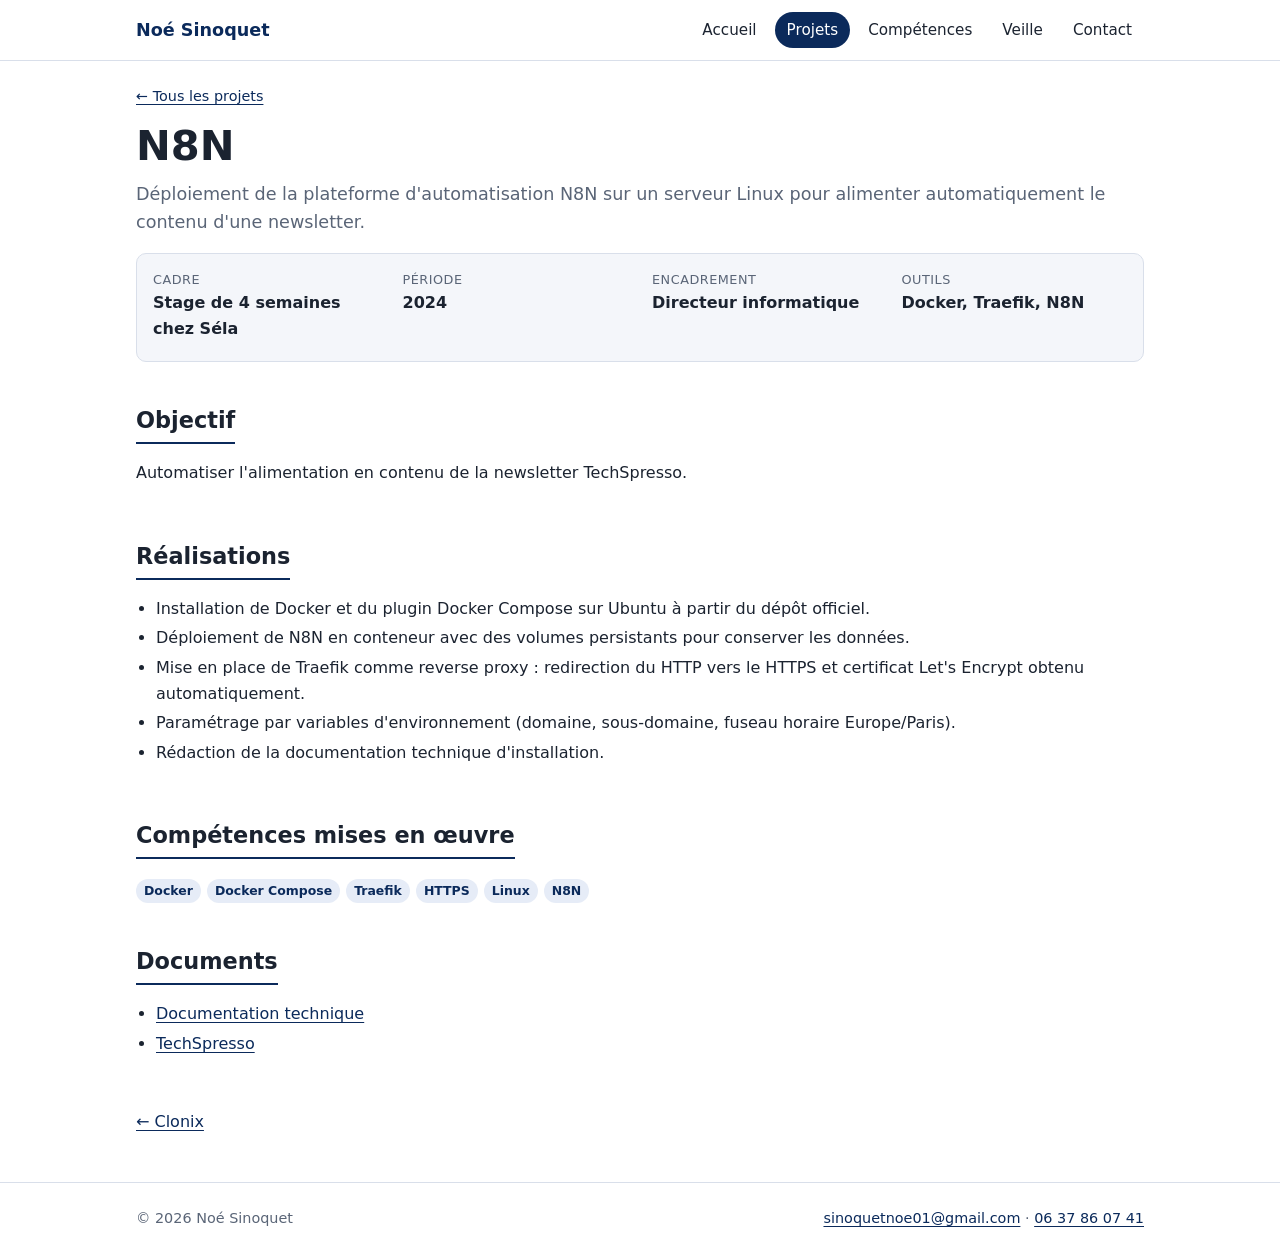
<file: projet-n8n.html>
<!doctype html>
<html lang="fr">
<head>
<meta charset="utf-8">
<meta name="viewport" content="width=device-width, initial-scale=1">
<title>N8N | Noé Sinoquet</title>
<meta name="description" content="Déploiement de la plateforme d&#x27;automatisation N8N sur un serveur Linux pour alimenter automatiquement le contenu d&#x27;une newsletter.">
<meta name="color-scheme" content="light dark">
<link rel="stylesheet" href="assets/style.css">
</head>
<body>
<a class="skip" href="#contenu">Aller au contenu</a>
<header class="site-header">
<div class="wrap">
<a class="brand" href="index.html">Noé Sinoquet</a>
<nav aria-label="Navigation principale">
<ul>
<li><a href="index.html">Accueil</a></li>
<li><a href="projets.html" aria-current="page">Projets</a></li>
<li><a href="competences.html">Compétences</a></li>
<li><a href="veille.html">Veille</a></li>
<li><a href="contact.html">Contact</a></li>
</ul>
</nav>
</div>
</header>
<main id="contenu">
<div class="wrap">
<p class="crumbs"><a href="projets.html">← Tous les projets</a></p>
<h1>N8N</h1>
<p class="lead">Déploiement de la plateforme d&#x27;automatisation N8N sur un serveur Linux pour alimenter automatiquement le contenu d&#x27;une newsletter.</p>
<dl class="facts"><div><dt>Cadre</dt><dd>Stage de 4 semaines chez Séla</dd></div><div><dt>Période</dt><dd>2024</dd></div><div><dt>Encadrement</dt><dd>Directeur informatique</dd></div><div><dt>Outils</dt><dd>Docker, Traefik, N8N</dd></div></dl>

<section><h2>Objectif</h2><p>Automatiser l'alimentation en contenu de la newsletter TechSpresso.</p></section><section><h2>Réalisations</h2><ul class="clean"><li>Installation de Docker et du plugin Docker Compose sur Ubuntu à partir du dépôt officiel.</li><li>Déploiement de N8N en conteneur avec des volumes persistants pour conserver les données.</li><li>Mise en place de Traefik comme reverse proxy : redirection du HTTP vers le HTTPS et certificat Let's Encrypt obtenu automatiquement.</li><li>Paramétrage par variables d'environnement (domaine, sous-domaine, fuseau horaire Europe/Paris).</li><li>Rédaction de la documentation technique d'installation.</li></ul></section><section><h2>Compétences mises en œuvre</h2><div class="tags"><span class="tag">Docker</span><span class="tag">Docker Compose</span><span class="tag">Traefik</span><span class="tag">HTTPS</span><span class="tag">Linux</span><span class="tag">N8N</span></div></section>
<section><h2>Documents</h2><ul class="clean"><li><a href="https://drive.google.com/file/d/1TLnTRKn0zTi06h9Ba6jkqegOaRn7feiu/view" rel="noopener" target="_blank">Documentation technique</a></li><li><a href="https://zencastr.com/TechSpresso" rel="noopener" target="_blank">TechSpresso</a></li></ul></section>
<div class="pager"><a href="projet-clonix.html">← Clonix</a><span></span></div>
</div>
</main>
<footer class="site-footer">
<div class="wrap">
<span>© 2026 Noé Sinoquet</span>
<span><a href="mailto:sinoquetnoe01@gmail.com">sinoquetnoe01@gmail.com</a> · <a href="tel:+33637860741">06 37 86 07 41</a></span>
</div>
</footer>
</body>
</html>
</file>
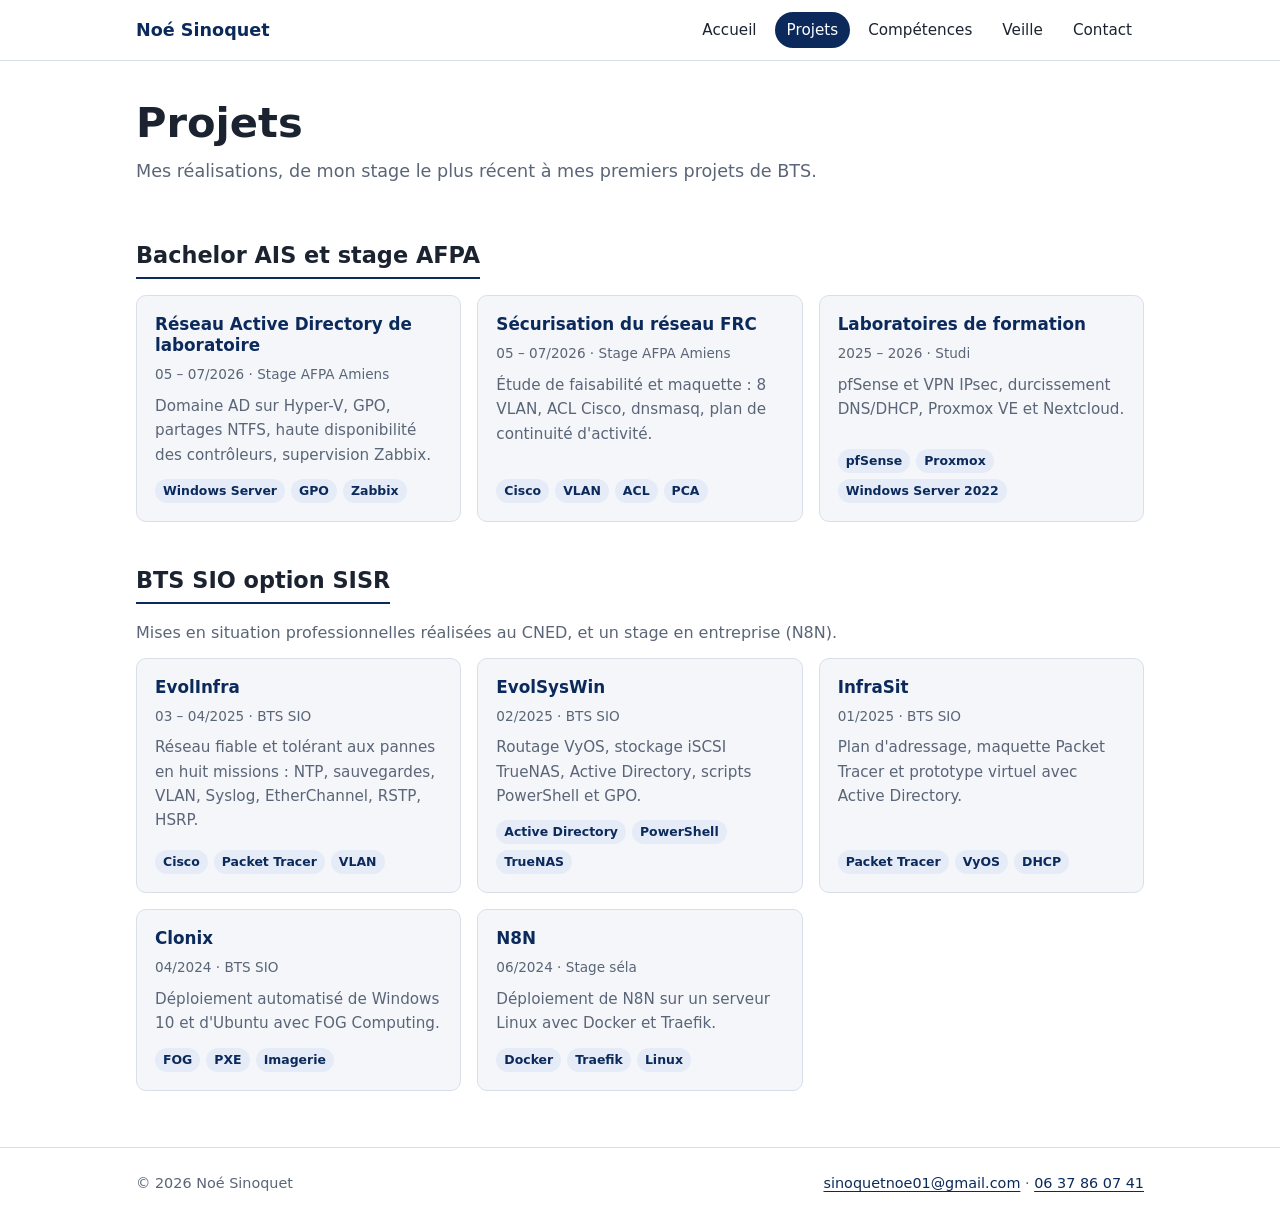
<file: projets.html>
<!doctype html>
<html lang="fr">
<head>
<meta charset="utf-8">
<meta name="viewport" content="width=device-width, initial-scale=1">
<title>Projets | Noé Sinoquet</title>
<meta name="description" content="Projets d&#x27;infrastructure réseau et systèmes de Noé Sinoquet : Active Directory, Cisco, pfSense, Proxmox, FOG, N8N.">
<meta name="color-scheme" content="light dark">
<link rel="stylesheet" href="assets/style.css">
</head>
<body>
<a class="skip" href="#contenu">Aller au contenu</a>
<header class="site-header">
<div class="wrap">
<a class="brand" href="index.html">Noé Sinoquet</a>
<nav aria-label="Navigation principale">
<ul>
<li><a href="index.html">Accueil</a></li>
<li><a href="projets.html" aria-current="page">Projets</a></li>
<li><a href="competences.html">Compétences</a></li>
<li><a href="veille.html">Veille</a></li>
<li><a href="contact.html">Contact</a></li>
</ul>
</nav>
</div>
</header>
<main id="contenu">
<div class="wrap">
<section>
<h1>Projets</h1>
<p class="lead">Mes réalisations, de mon stage le plus récent à mes premiers projets de BTS.</p>
</section>
<section>
<h2>Bachelor AIS et stage AFPA</h2>
<div class="grid"><a class="card" href="projet-afpa-ad.html"><h3>Réseau Active Directory de laboratoire</h3><span class="meta">05 – 07/2026 · Stage AFPA Amiens</span><p>Domaine AD sur Hyper-V, GPO, partages NTFS, haute disponibilité des contrôleurs, supervision Zabbix.</p><div class="tags"><span class="tag">Windows Server</span><span class="tag">GPO</span><span class="tag">Zabbix</span></div></a><a class="card" href="projet-afpa-reseau.html"><h3>Sécurisation du réseau FRC</h3><span class="meta">05 – 07/2026 · Stage AFPA Amiens</span><p>Étude de faisabilité et maquette : 8 VLAN, ACL Cisco, dnsmasq, plan de continuité d&#x27;activité.</p><div class="tags"><span class="tag">Cisco</span><span class="tag">VLAN</span><span class="tag">ACL</span><span class="tag">PCA</span></div></a><a class="card" href="projet-labs-studi.html"><h3>Laboratoires de formation</h3><span class="meta">2025 – 2026 · Studi</span><p>pfSense et VPN IPsec, durcissement DNS/DHCP, Proxmox VE et Nextcloud.</p><div class="tags"><span class="tag">pfSense</span><span class="tag">Proxmox</span><span class="tag">Windows Server 2022</span></div></a></div>
</section>
<section>
<h2>BTS SIO option SISR</h2>
<p class="muted">Mises en situation professionnelles réalisées au CNED, et un stage en entreprise (N8N).</p>
<div class="grid"><a class="card" href="projet-evolinfra.html"><h3>EvolInfra</h3><span class="meta">03 – 04/2025 · BTS SIO</span><p>Réseau fiable et tolérant aux pannes en huit missions : NTP, sauvegardes, VLAN, Syslog, EtherChannel, RSTP, HSRP.</p><div class="tags"><span class="tag">Cisco</span><span class="tag">Packet Tracer</span><span class="tag">VLAN</span></div></a><a class="card" href="projet-evolsyswin.html"><h3>EvolSysWin</h3><span class="meta">02/2025 · BTS SIO</span><p>Routage VyOS, stockage iSCSI TrueNAS, Active Directory, scripts PowerShell et GPO.</p><div class="tags"><span class="tag">Active Directory</span><span class="tag">PowerShell</span><span class="tag">TrueNAS</span></div></a><a class="card" href="projet-infrasit.html"><h3>InfraSit</h3><span class="meta">01/2025 · BTS SIO</span><p>Plan d&#x27;adressage, maquette Packet Tracer et prototype virtuel avec Active Directory.</p><div class="tags"><span class="tag">Packet Tracer</span><span class="tag">VyOS</span><span class="tag">DHCP</span></div></a><a class="card" href="projet-clonix.html"><h3>Clonix</h3><span class="meta">04/2024 · BTS SIO</span><p>Déploiement automatisé de Windows 10 et d&#x27;Ubuntu avec FOG Computing.</p><div class="tags"><span class="tag">FOG</span><span class="tag">PXE</span><span class="tag">Imagerie</span></div></a><a class="card" href="projet-n8n.html"><h3>N8N</h3><span class="meta">06/2024 · Stage séla</span><p>Déploiement de N8N sur un serveur Linux avec Docker et Traefik.</p><div class="tags"><span class="tag">Docker</span><span class="tag">Traefik</span><span class="tag">Linux</span></div></a></div>
</section>
</div>
</main>
<footer class="site-footer">
<div class="wrap">
<span>© 2026 Noé Sinoquet</span>
<span><a href="mailto:sinoquetnoe01@gmail.com">sinoquetnoe01@gmail.com</a> · <a href="tel:+33637860741">06 37 86 07 41</a></span>
</div>
</footer>
</body>
</html>
</file>
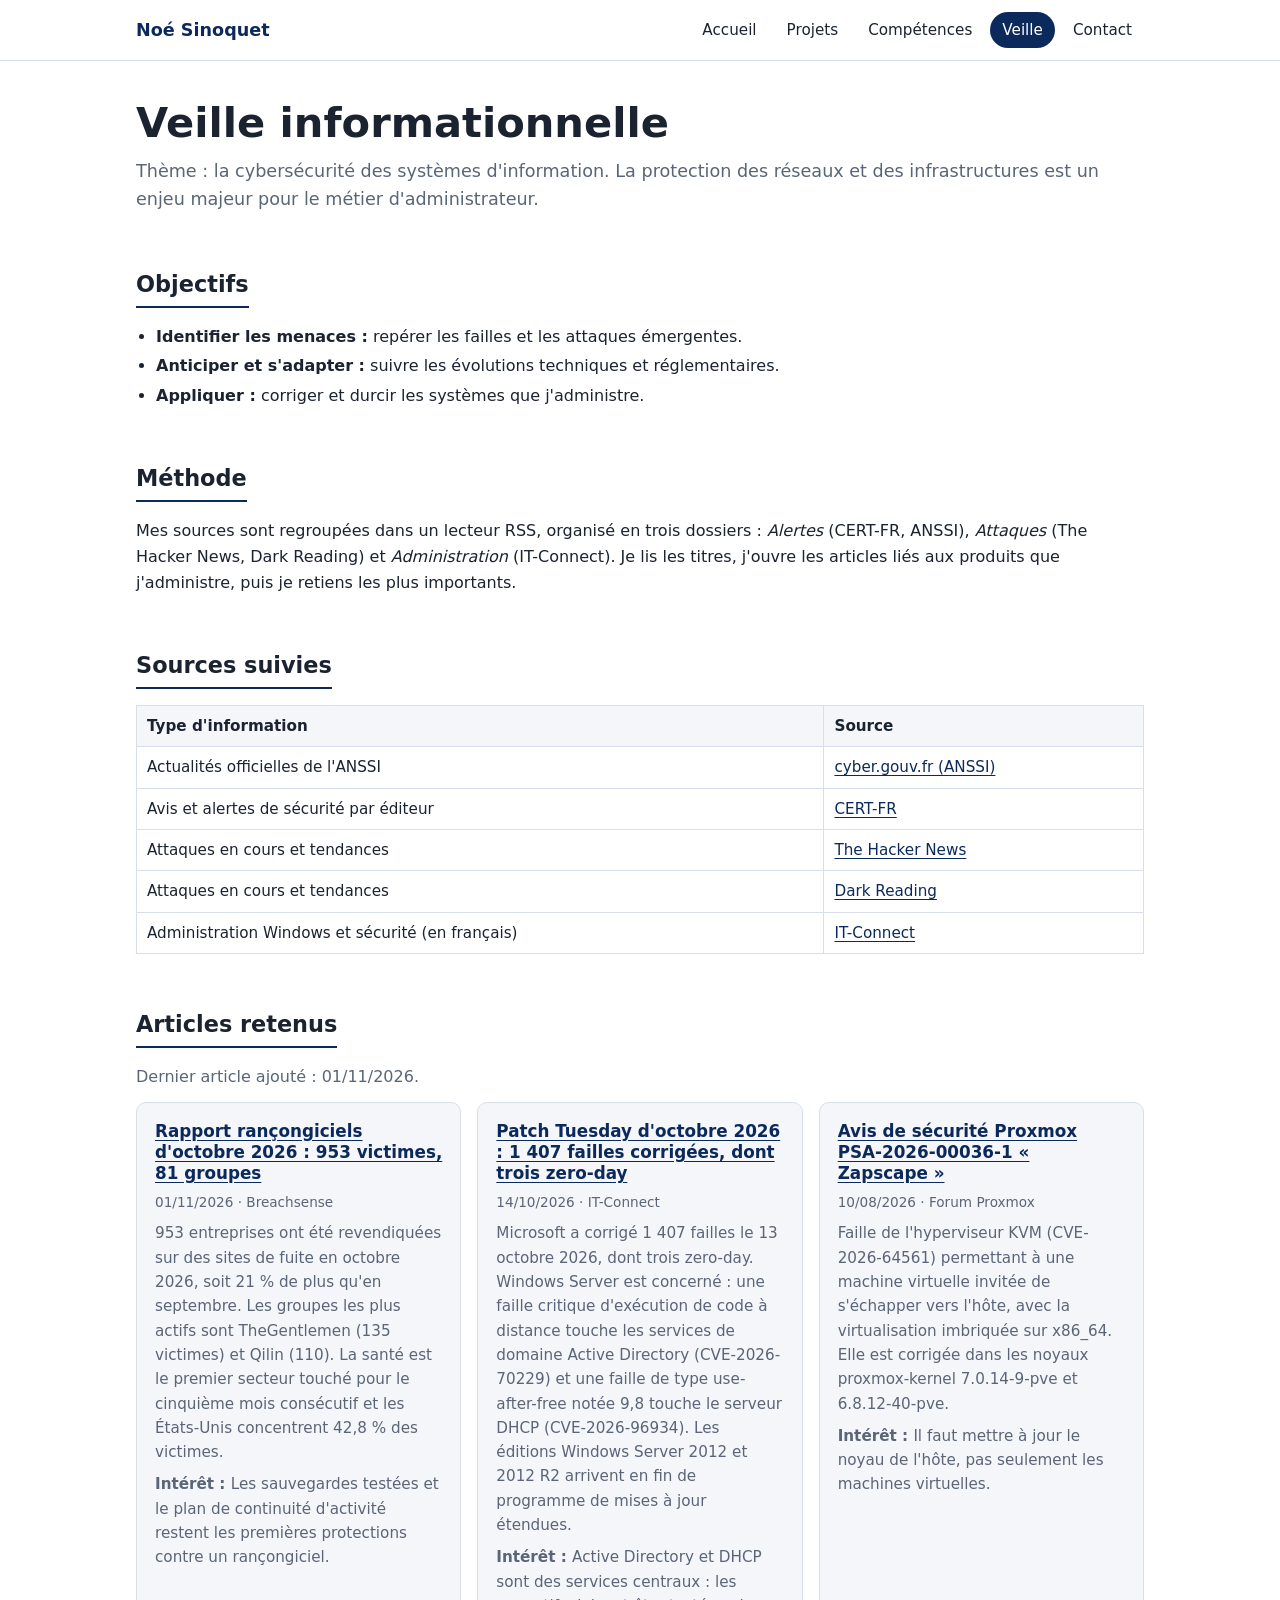
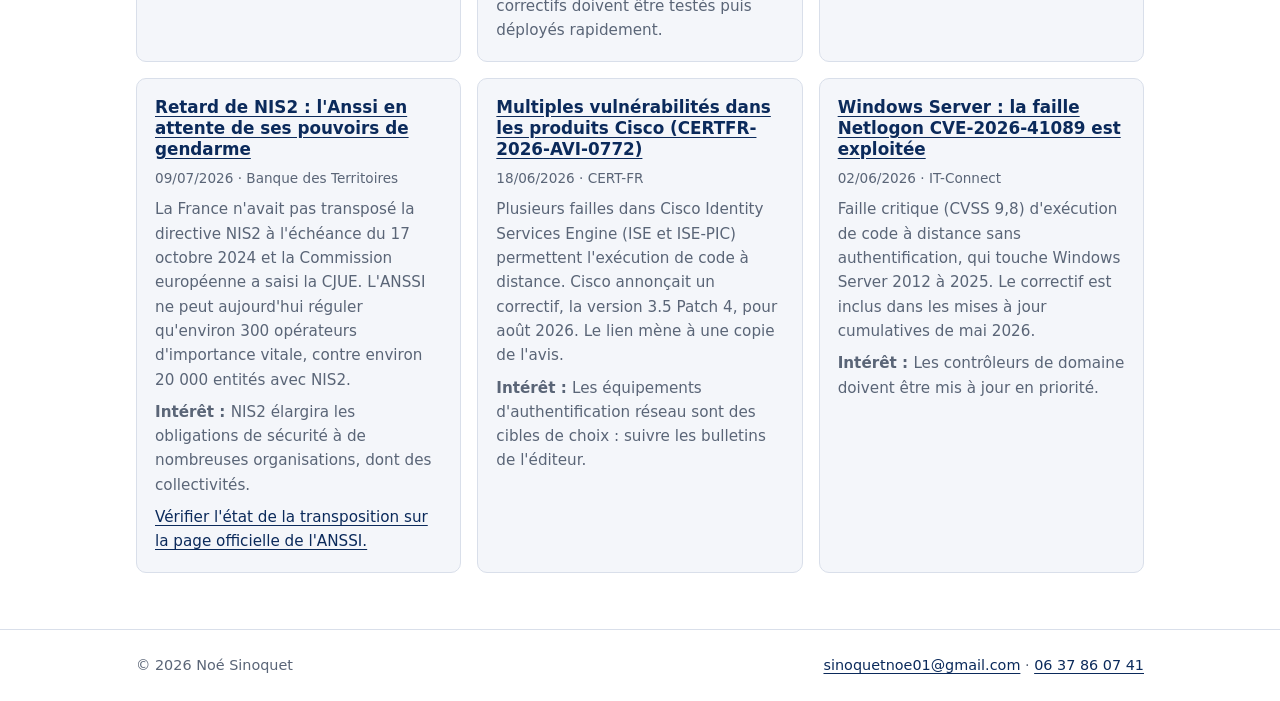
<file: veille.html>
<!doctype html>
<html lang="fr">
<head>
<meta charset="utf-8">
<meta name="viewport" content="width=device-width, initial-scale=1">
<title>Veille informationnelle | Noé Sinoquet</title>
<meta name="description" content="Veille en cybersécurité de Noé Sinoquet : sources suivies, méthode et articles retenus.">
<meta name="color-scheme" content="light dark">
<link rel="stylesheet" href="assets/style.css">
</head>
<body>
<a class="skip" href="#contenu">Aller au contenu</a>
<header class="site-header">
<div class="wrap">
<a class="brand" href="index.html">Noé Sinoquet</a>
<nav aria-label="Navigation principale">
<ul>
<li><a href="index.html">Accueil</a></li>
<li><a href="projets.html">Projets</a></li>
<li><a href="competences.html">Compétences</a></li>
<li><a href="veille.html" aria-current="page">Veille</a></li>
<li><a href="contact.html">Contact</a></li>
</ul>
</nav>
</div>
</header>
<main id="contenu">
<div class="wrap">
<section>
<h1>Veille informationnelle</h1>
<p class="lead">Thème : la cybersécurité des systèmes d'information. La protection des réseaux et des infrastructures est un enjeu majeur pour le métier d'administrateur.</p>
</section>
<section>
<h2>Objectifs</h2>
<ul class="clean">
<li><strong>Identifier les menaces :</strong> repérer les failles et les attaques émergentes.</li>
<li><strong>Anticiper et s'adapter :</strong> suivre les évolutions techniques et réglementaires.</li>
<li><strong>Appliquer :</strong> corriger et durcir les systèmes que j'administre.</li>
</ul>
</section>
<section>
<h2>Méthode</h2>
<p>Mes sources sont regroupées dans un lecteur RSS, organisé en trois dossiers : <em>Alertes</em> (CERT-FR, ANSSI), <em>Attaques</em> (The Hacker News, Dark Reading) et <em>Administration</em> (IT-Connect). Je lis les titres, j'ouvre les articles liés aux produits que j'administre, puis je retiens les plus importants.</p>
</section>
<section>
<h2>Sources suivies</h2>
<div class="table-wrap"><table><thead><tr><th>Type d'information</th><th>Source</th></tr></thead><tbody><tr><td>Actualités officielles de l&#x27;ANSSI</td><td><a href="https://cyber.gouv.fr/" rel="noopener" target="_blank">cyber.gouv.fr (ANSSI)</a></td></tr><tr><td>Avis et alertes de sécurité par éditeur</td><td><a href="https://cert.cyber.gouv.fr/" rel="noopener" target="_blank">CERT-FR</a></td></tr><tr><td>Attaques en cours et tendances</td><td><a href="https://thehackernews.com/" rel="noopener" target="_blank">The Hacker News</a></td></tr><tr><td>Attaques en cours et tendances</td><td><a href="https://www.darkreading.com/" rel="noopener" target="_blank">Dark Reading</a></td></tr><tr><td>Administration Windows et sécurité (en français)</td><td><a href="https://www.it-connect.fr/" rel="noopener" target="_blank">IT-Connect</a></td></tr></tbody></table></div>
</section>
<section>
<h2>Articles retenus</h2>
<p class="muted" id="maj"></p>
<div class="grid" id="articles"></div>
<noscript><p class="note">Les articles s'affichent avec JavaScript. Activez-le pour les consulter.</p></noscript>
</section>
</div>
<script src="assets/veille-articles.js"></script>
<script src="assets/veille.js"></script>
</main>
<footer class="site-footer">
<div class="wrap">
<span>© 2026 Noé Sinoquet</span>
<span><a href="mailto:sinoquetnoe01@gmail.com">sinoquetnoe01@gmail.com</a> · <a href="tel:+33637860741">06 37 86 07 41</a></span>
</div>
</footer>
</body>
</html>
</file>
<file: assets/style.css>
:root {
  --bg: #ffffff;
  --bg-soft: #f4f6fa;
  --text: #1b2330;
  --muted: #5a6577;
  --accent: #0b2a5b;
  --accent-contrast: #ffffff;
  --accent-soft: #e6ecf7;
  --border: #d9dfea;
  --radius: 10px;
  --max: 1040px;
}

@media (prefers-color-scheme: dark) {
  :root:not([data-theme="light"]) {
    --bg: #10151f;
    --bg-soft: #171e2b;
    --text: #e6eaf2;
    --muted: #9aa6ba;
    --accent: #8fb2ff;
    --accent-contrast: #0b1424;
    --accent-soft: #1d2740;
    --border: #2a3448;
  }
}

* { box-sizing: border-box; }

html { scroll-behavior: smooth; }

body {
  margin: 0;
  background: var(--bg);
  color: var(--text);
  font-family: system-ui, -apple-system, "Segoe UI", Roboto, "Helvetica Neue", Arial, sans-serif;
  line-height: 1.6;
  font-size: 1rem;
}

.wrap {
  max-width: var(--max);
  margin: 0 auto;
  padding: 0 16px;
}

a { color: var(--accent); text-underline-offset: 3px; }
a:hover { text-decoration-thickness: 2px; }
a:focus-visible, .btn:focus-visible {
  outline: 3px solid var(--accent);
  outline-offset: 2px;
  border-radius: 4px;
}

.skip {
  position: absolute;
  left: -999px;
  top: 8px;
  background: var(--accent);
  color: var(--accent-contrast);
  padding: 8px 12px;
  border-radius: 6px;
  z-index: 10;
}
.skip:focus { left: 8px; }

/* En-tête */
.site-header {
  border-bottom: 1px solid var(--border);
  background: var(--bg);
  position: sticky;
  top: 0;
  z-index: 5;
}
.site-header .wrap {
  display: flex;
  flex-wrap: wrap;
  align-items: center;
  justify-content: space-between;
  gap: 8px 24px;
  padding-top: 12px;
  padding-bottom: 12px;
}
.brand {
  font-weight: 700;
  font-size: 1.1rem;
  color: var(--accent);
  text-decoration: none;
}
.site-header nav ul {
  display: flex;
  flex-wrap: wrap;
  gap: 4px 6px;
  list-style: none;
  margin: 0;
  padding: 0;
}
.site-header nav a {
  display: block;
  padding: 6px 12px;
  border-radius: 999px;
  color: var(--text);
  text-decoration: none;
  font-size: 0.95rem;
}
.site-header nav a:hover { background: var(--accent-soft); }
.site-header nav a[aria-current="page"] {
  background: var(--accent);
  color: var(--accent-contrast);
}

/* Sections */
main { padding-bottom: 48px; }
section { padding: 36px 0 8px; }

h1, h2, h3 { line-height: 1.25; color: var(--text); }
h1 { font-size: clamp(1.8rem, 4.5vw, 2.6rem); margin: 0 0 8px; }
h2 {
  font-size: 1.4rem;
  margin: 0 0 16px;
  padding-bottom: 8px;
  border-bottom: 2px solid var(--accent);
  display: inline-block;
}
h3 { font-size: 1.1rem; margin: 24px 0 8px; }
p { margin: 0 0 12px; }
.lead { font-size: 1.1rem; color: var(--muted); }
.muted { color: var(--muted); }

/* Hero */
.hero { padding: 48px 0 24px; }
.hero .wrap {
  display: grid;
  grid-template-columns: 1fr;
  gap: 24px;
  align-items: center;
}
@media (min-width: 720px) {
  .hero .wrap { grid-template-columns: 1fr 220px; }
}
.hero img {
  width: 180px;
  height: 180px;
  object-fit: cover;
  border-radius: 50%;
  border: 4px solid var(--accent-soft);
  justify-self: center;
}
.status {
  display: inline-block;
  background: var(--accent-soft);
  color: var(--accent);
  border-radius: 999px;
  padding: 4px 12px;
  font-size: 0.9rem;
  font-weight: 600;
  margin-bottom: 12px;
}
.actions { display: flex; flex-wrap: wrap; gap: 10px; margin-top: 16px; }
.btn {
  display: inline-block;
  padding: 10px 18px;
  border-radius: 8px;
  border: 2px solid var(--accent);
  background: var(--accent);
  color: var(--accent-contrast);
  text-decoration: none;
  font-weight: 600;
}
.btn:hover { opacity: 0.9; }
.btn.secondary { background: transparent; color: var(--accent); }

/* Cartes */
.grid {
  display: grid;
  gap: 16px;
  grid-template-columns: repeat(auto-fill, minmax(260px, 1fr));
}
.card {
  display: flex;
  flex-direction: column;
  gap: 8px;
  padding: 18px;
  border: 1px solid var(--border);
  border-radius: var(--radius);
  background: var(--bg-soft);
  text-decoration: none;
  color: var(--text);
}
a.card:hover { border-color: var(--accent); }
.card h3 { margin: 0; font-size: 1.05rem; color: var(--accent); }
.card p { margin: 0; font-size: 0.95rem; color: var(--muted); }
.card .meta { font-size: 0.85rem; color: var(--muted); }

.tags { display: flex; flex-wrap: wrap; gap: 6px; margin-top: auto; padding-top: 4px; }
.tag {
  font-size: 0.78rem;
  padding: 2px 8px;
  border-radius: 999px;
  background: var(--accent-soft);
  color: var(--accent);
  font-weight: 600;
}

/* Parcours */
.timeline { list-style: none; margin: 0; padding: 0; border-left: 2px solid var(--border); }
.timeline li { position: relative; padding: 0 0 16px 20px; }
.timeline li::before {
  content: "";
  position: absolute;
  left: -7px;
  top: 7px;
  width: 12px;
  height: 12px;
  border-radius: 50%;
  background: var(--accent);
}
.timeline .when { display: block; font-size: 0.85rem; color: var(--muted); font-weight: 600; }

/* Fiches projet */
.crumbs { font-size: 0.9rem; margin-top: 24px; }
.facts {
  display: grid;
  gap: 8px 24px;
  grid-template-columns: repeat(auto-fit, minmax(200px, 1fr));
  margin: 16px 0 8px;
  padding: 16px;
  border: 1px solid var(--border);
  border-radius: var(--radius);
  background: var(--bg-soft);
}
.facts dt { font-size: 0.8rem; text-transform: uppercase; letter-spacing: 0.04em; color: var(--muted); }
.facts dd { margin: 0 0 4px; font-weight: 600; }
ul.clean { padding-left: 20px; margin: 0 0 12px; }
ul.clean li { margin-bottom: 4px; }
.note {
  border-left: 4px solid var(--accent);
  background: var(--accent-soft);
  padding: 10px 14px;
  border-radius: 0 var(--radius) var(--radius) 0;
  font-size: 0.95rem;
}
.table-wrap { overflow-x: auto; margin-bottom: 12px; }
table { border-collapse: collapse; width: 100%; font-size: 0.95rem; }
th, td { border: 1px solid var(--border); padding: 8px 10px; text-align: left; }
th { background: var(--bg-soft); }
.pager { display: flex; justify-content: space-between; gap: 12px; margin-top: 32px; flex-wrap: wrap; }

/* Pied de page */
.site-footer {
  border-top: 1px solid var(--border);
  padding: 24px 0;
  color: var(--muted);
  font-size: 0.9rem;
}
.site-footer .wrap { display: flex; flex-wrap: wrap; justify-content: space-between; gap: 8px 24px; }

@media (prefers-reduced-motion: reduce) {
  html { scroll-behavior: auto; }
}

@media print {
  .site-header, .site-footer, .actions { display: none; }
}
</file>
